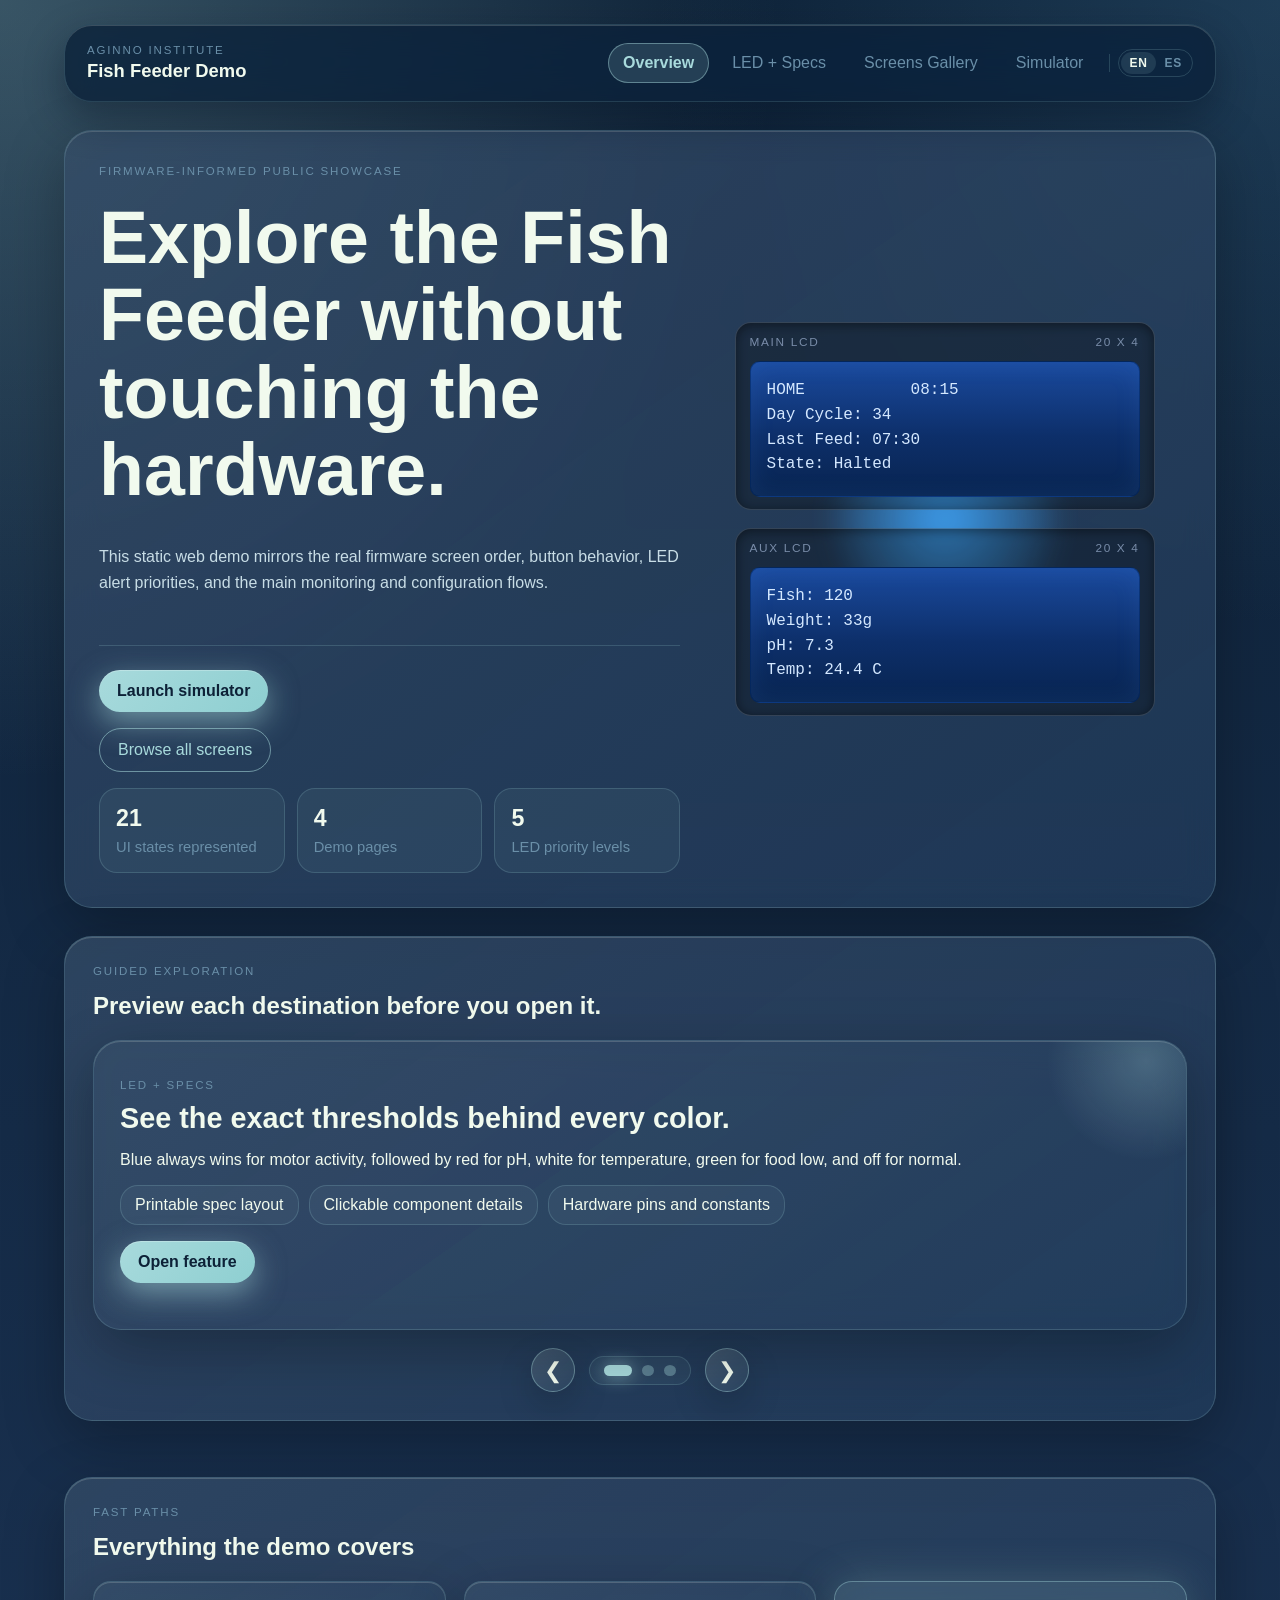
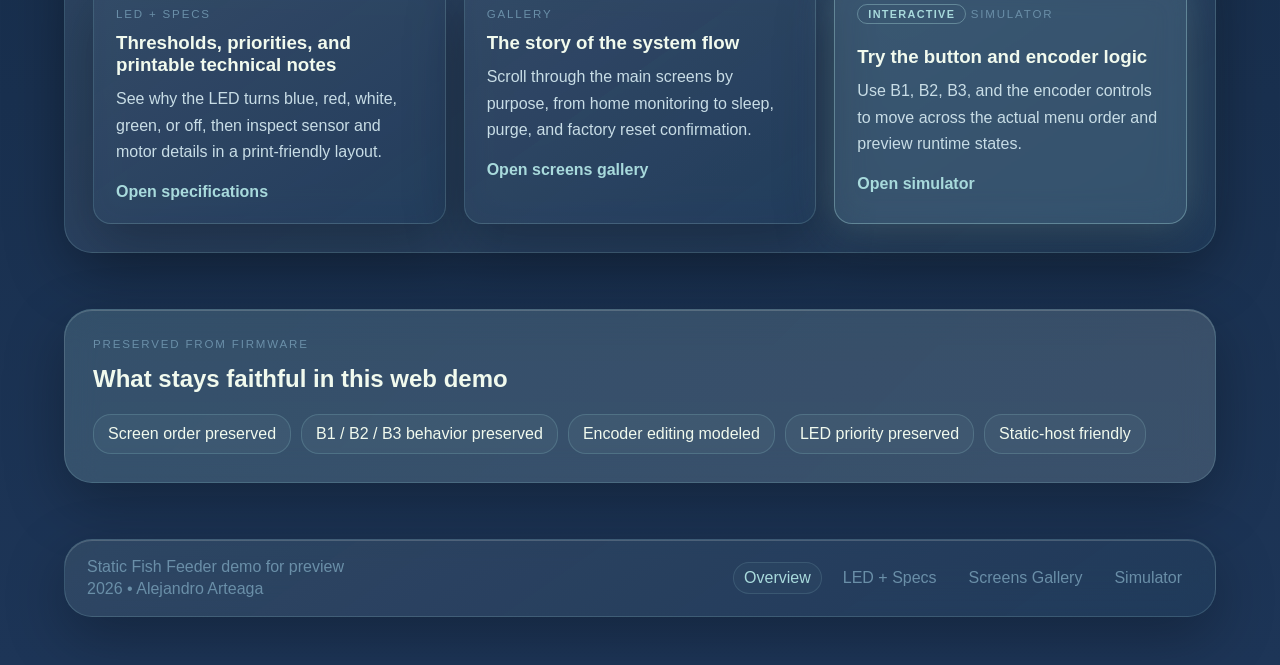
<file: index.html>
<!DOCTYPE html>
<html lang="en">
<head>
  <meta charset="UTF-8">
  <meta name="viewport" content="width=device-width, initial-scale=1">
  <title data-i18n-document-title="home.title"></title>
  <meta name="description" content="" data-i18n-document-description="home.description">
  <link rel="stylesheet" href="css/styles.css">
  <link rel="stylesheet" href="css/print.css" media="print">
</head>
<body data-page="home">
  <a class="skip-link" href="#main-content" data-i18n="nav.skipToContent"></a>
  <div class="site-shell">
    <header class="site-header no-print">
      <a class="brand" href="index.html" data-i18n-aria-label="nav.brandHome">
        <span class="brand-kicker">AgInno Institute</span>
        <span class="brand-title" data-i18n="nav.brandTitle"></span>
      </a>
      <div class="header-actions">
        <button class="menu-toggle" type="button" aria-expanded="false" aria-controls="site-nav" data-i18n-aria-label="nav.menuToggleAria">
          <span class="menu-toggle__icon" aria-hidden="true"></span>
        </button>
      </div>
      <nav id="site-nav" class="site-nav" data-i18n-aria-label="nav.primaryNav">
        <a href="index.html" data-i18n="nav.overview" aria-current="page"></a>
        <a href="pages/specs.html" data-i18n="nav.specs"></a>
        <a href="pages/gallery.html" data-i18n="nav.gallery"></a>
        <a href="pages/simulator.html" data-i18n="nav.simulator"></a>
        <div class="lang-switch" role="group" data-i18n-aria-label="nav.language">
          <button type="button" class="lang-switch__button" data-lang-choice="en">EN</button>
          <button type="button" class="lang-switch__button" data-lang-choice="es">ES</button>
        </div>
      </nav>
    </header>

    <main id="main-content">
      <section id="home-hero" class="hero-panel hero-home" aria-labelledby="home-hero-heading">
        <div class="hero-copy">
          <p class="eyebrow" data-i18n="home.eyebrow"></p>
          <h1 id="home-hero-heading" data-i18n="home.heading"></h1>
          <p class="hero-text" data-i18n="home.body"></p>
          <div class="hero-actions">
            <a class="button button-primary" href="pages/simulator.html" data-i18n="home.launch"></a>
            <a class="button button-secondary" href="pages/gallery.html" data-i18n="home.browse"></a>
          </div>
          <ul class="hero-metrics">
            <li data-i18n-aria-label="home.metricsStatesAria"><strong>21</strong><span data-i18n="home.metricsStates"></span></li>
            <li data-i18n-aria-label="home.metricsPagesAria"><strong>4</strong><span data-i18n="home.metricsPages"></span></li>
            <li data-i18n-aria-label="home.metricsPriorityAria"><strong>5</strong><span data-i18n="home.metricsPriority"></span></li>
          </ul>
        </div>

        <div class="hero-visual">
          <div class="status-orb status-blue"></div>
          <div class="lcd-preview-stack">
            <article class="lcd-preview" data-i18n-aria-label="home.lcdMainPreviewAria">
              <div class="lcd-header">
                <span data-i18n="simulatorPage.mainLcd"></span>
                <span>20 x 4</span>
              </div>
              <pre data-i18n="home.lcdMainPreviewText"></pre>
            </article>
            <article class="lcd-preview lcd-preview-alt" data-i18n-aria-label="home.lcdAuxPreviewAria">
              <div class="lcd-header">
                <span data-i18n="simulatorPage.auxLcd"></span>
                <span>20 x 4</span>
              </div>
              <pre data-i18n="home.lcdAuxPreviewText"></pre>
            </article>
          </div>
        </div>
      </section>

      <section id="home-guided" class="section-block no-print" aria-labelledby="home-guided-heading" data-i18n-aria-label="home.featureCarouselAria" aria-roledescription="carousel">
        <div class="section-heading">
          <p class="eyebrow" data-i18n="home.guidedEyebrow"></p>
          <h2 id="home-guided-heading" data-i18n="home.guidedHeading"></h2>
        </div>

        <div class="feature-spotlight">
          <article id="feature-spotlight" class="spotlight-card" aria-live="polite"></article>
        </div>

        <div class="feature-controls">
          <button id="feature-prev" class="icon-button feature-arrow" type="button" data-i18n-aria-label="home.prevFeature">&#10094;</button>
          <div id="feature-dots" class="feature-dots" data-i18n-aria-label="home.featureSelector"></div>
          <button id="feature-next" class="icon-button feature-arrow" type="button" data-i18n-aria-label="home.nextFeature">&#10095;</button>
        </div>
      </section>

      <section id="home-paths" class="section-block" aria-labelledby="home-paths-heading">
        <div class="section-heading">
          <p class="eyebrow" data-i18n="home.pathsEyebrow"></p>
          <h2 id="home-paths-heading" data-i18n="home.pathsHeading"></h2>
        </div>

        <div class="card-grid card-grid-three">
          <article class="info-card">
            <span class="card-tag" data-i18n="home.cardSpecsTag"></span>
            <h3 data-i18n="home.cardSpecsTitle"></h3>
            <p data-i18n="home.cardSpecsBody"></p>
            <a class="text-link" href="pages/specs.html" data-i18n="home.cardSpecsLink"></a>
          </article>
          <article class="info-card">
            <span class="card-tag" data-i18n="home.cardGalleryTag"></span>
            <h3 data-i18n="home.cardGalleryTitle"></h3>
            <p data-i18n="home.cardGalleryBody"></p>
            <a class="text-link" href="pages/gallery.html" data-i18n="home.cardGalleryLink"></a>
          </article>
          <article class="info-card is-featured">
            <span class="card-tag" data-i18n="home.cardSimulatorTag"></span>
            <h3 data-i18n="home.cardSimulatorTitle"></h3>
            <p data-i18n="home.cardSimulatorBody"></p>
            <a class="text-link" href="pages/simulator.html" data-i18n="home.cardSimulatorLink"></a>
          </article>
        </div>
      </section>

      <section id="home-preserved" class="section-block accent-band" aria-labelledby="home-preserved-heading">
        <div class="section-heading">
          <p class="eyebrow" data-i18n="home.preservedEyebrow"></p>
          <h2 id="home-preserved-heading" data-i18n="home.preservedHeading"></h2>
        </div>

        <div class="pill-row">
          <span class="pill" data-i18n="home.preserved1"></span>
          <span class="pill" data-i18n="home.preserved2"></span>
          <span class="pill" data-i18n="home.preserved3"></span>
          <span class="pill" data-i18n="home.preserved4"></span>
          <span class="pill" data-i18n="home.preserved5"></span>
        </div>
      </section>
    </main>

    <footer class="site-footer">
      <div class="footer-meta">
        <p data-i18n="home.footerLead"></p>
        <p><span id="current-year"></span> • <span data-i18n="home.footerStack"></span></p>
      </div>
      <nav class="footer-nav" data-i18n-aria-label="nav.footerNav">
        <a href="index.html" data-i18n="nav.overview" aria-current="page"></a>
        <a href="pages/specs.html" data-i18n="nav.specs"></a>
        <a href="pages/gallery.html" data-i18n="nav.gallery"></a>
        <a href="pages/simulator.html" data-i18n="nav.simulator"></a>
      </nav>
    </footer>
  </div>

  <script src="js/i18n.js"></script>
  <script src="js/data/firmware-config.js"></script>
  <script src="js/data/screens.js"></script>
  <script src="js/data/specs.js"></script>
  <script src="js/data/led-rules.js"></script>
  <script src="js/navigation.js"></script>
  <script src="js/app.js"></script>
</body>
</html>
</file>
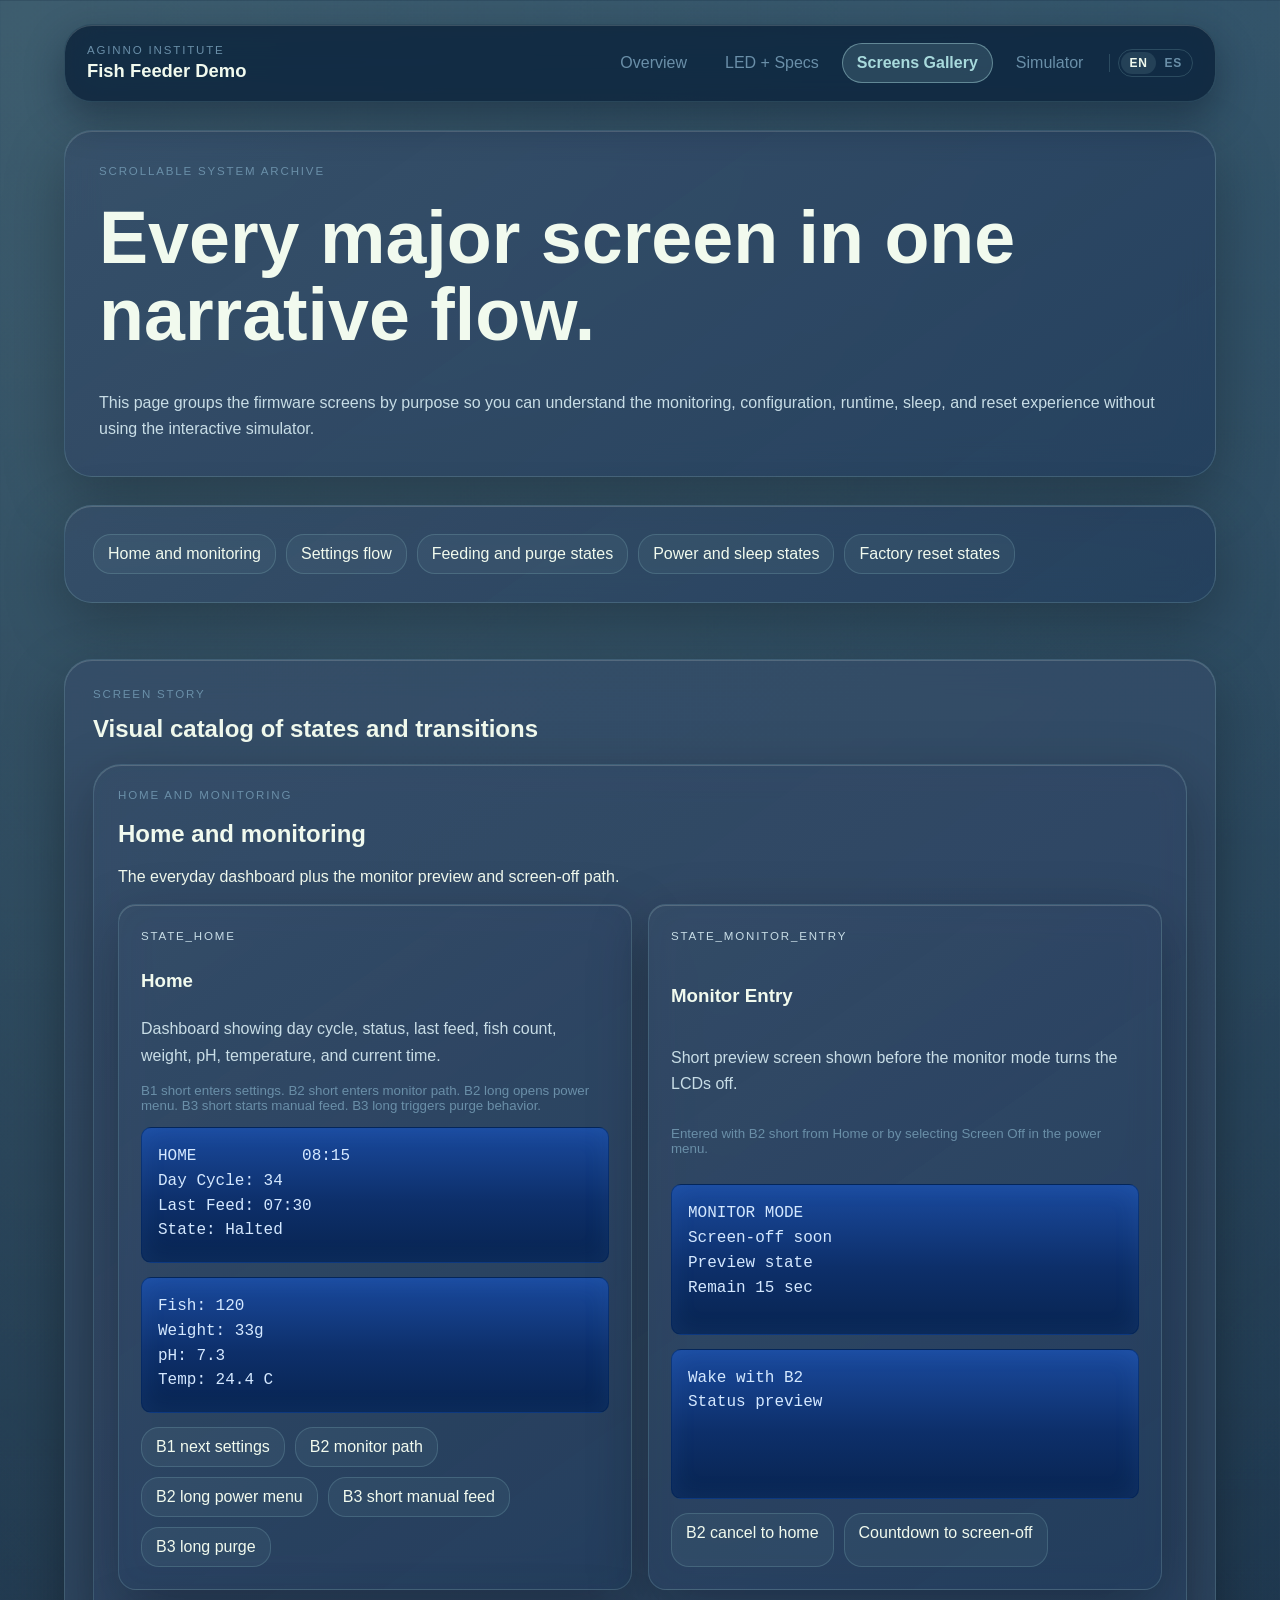
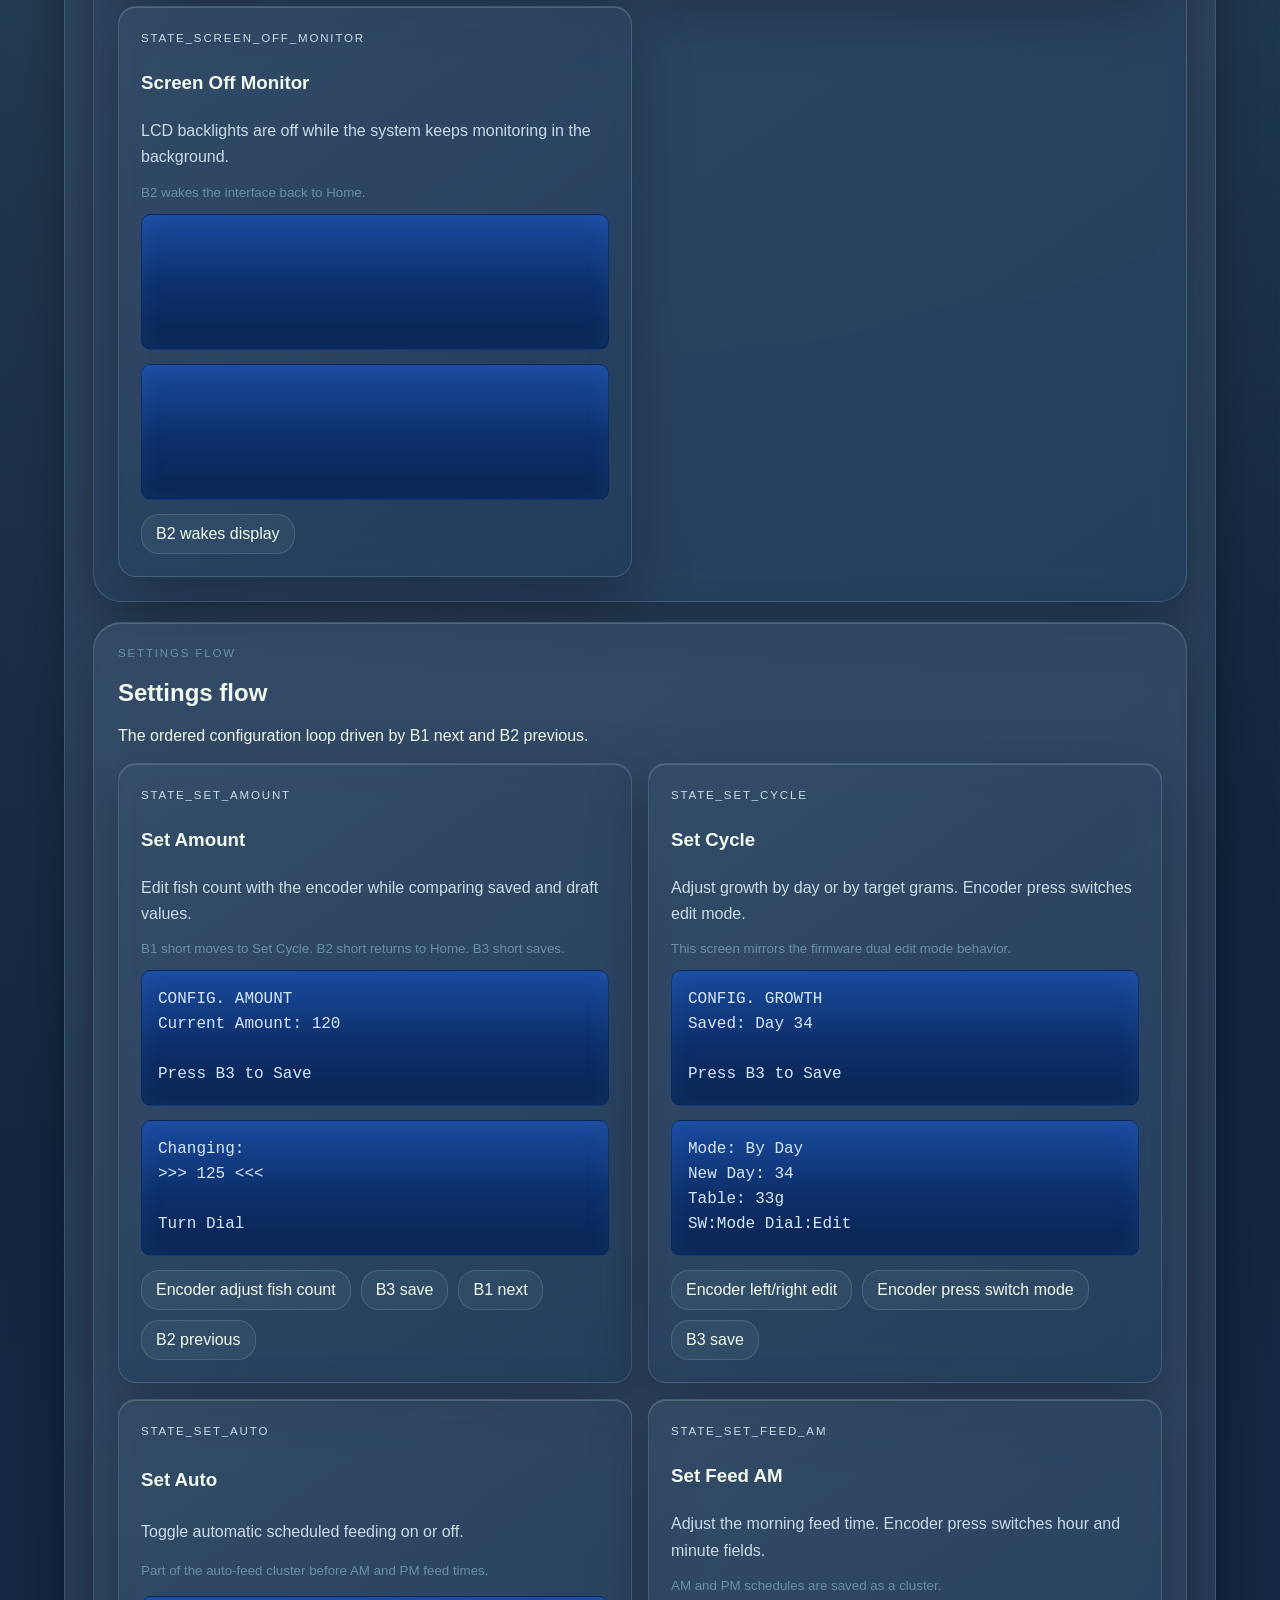
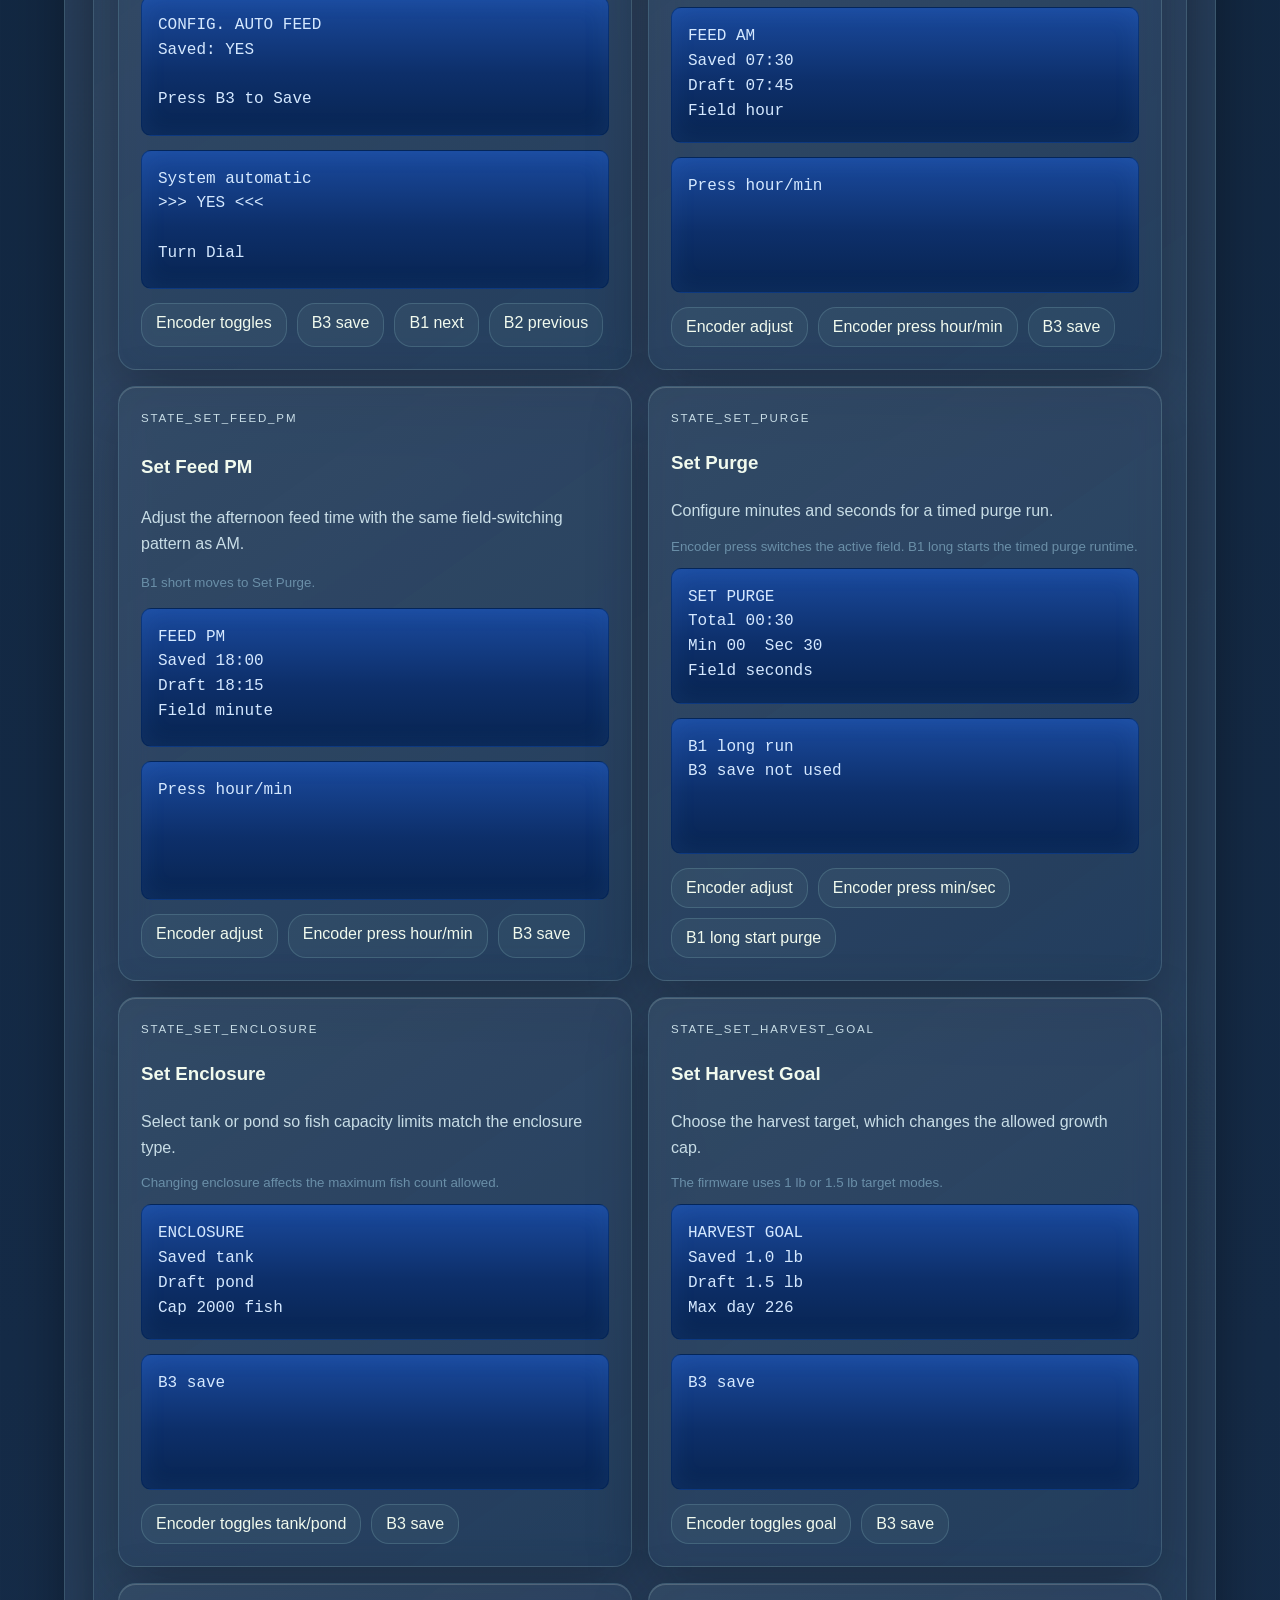
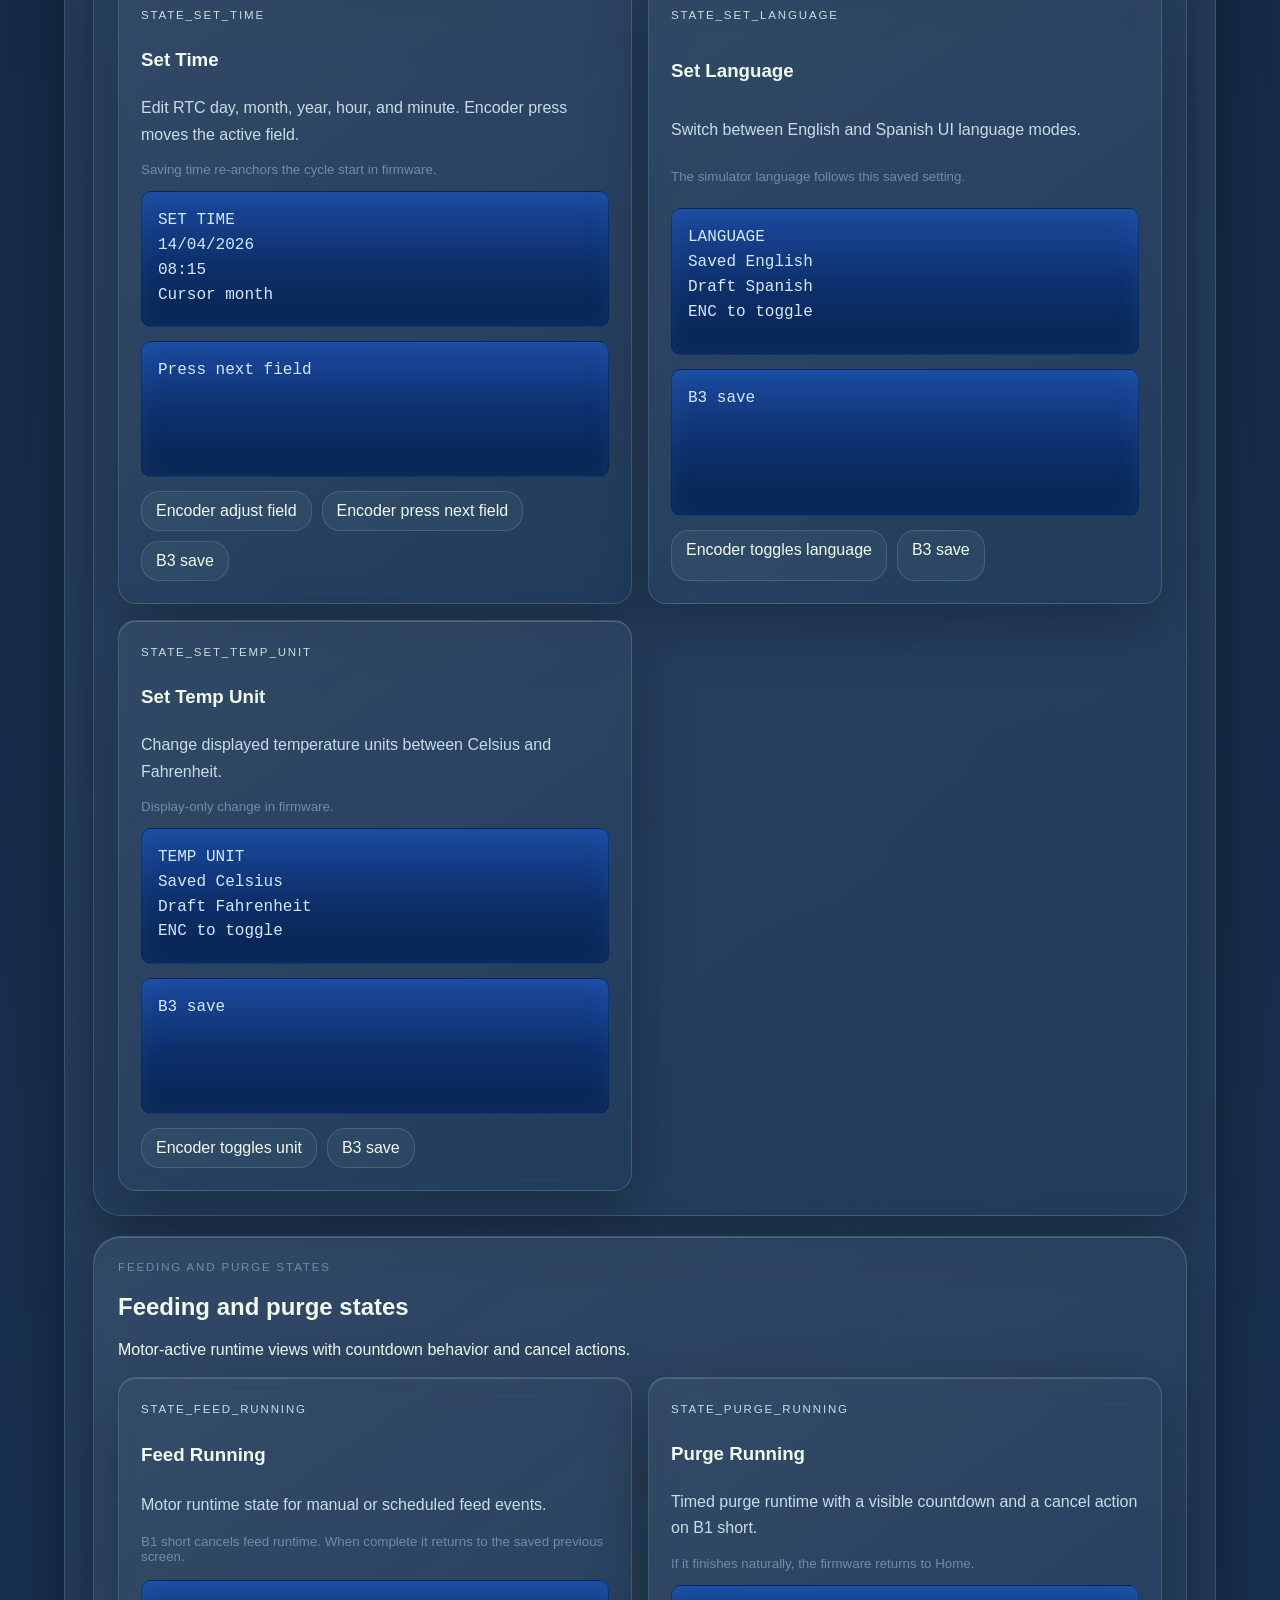
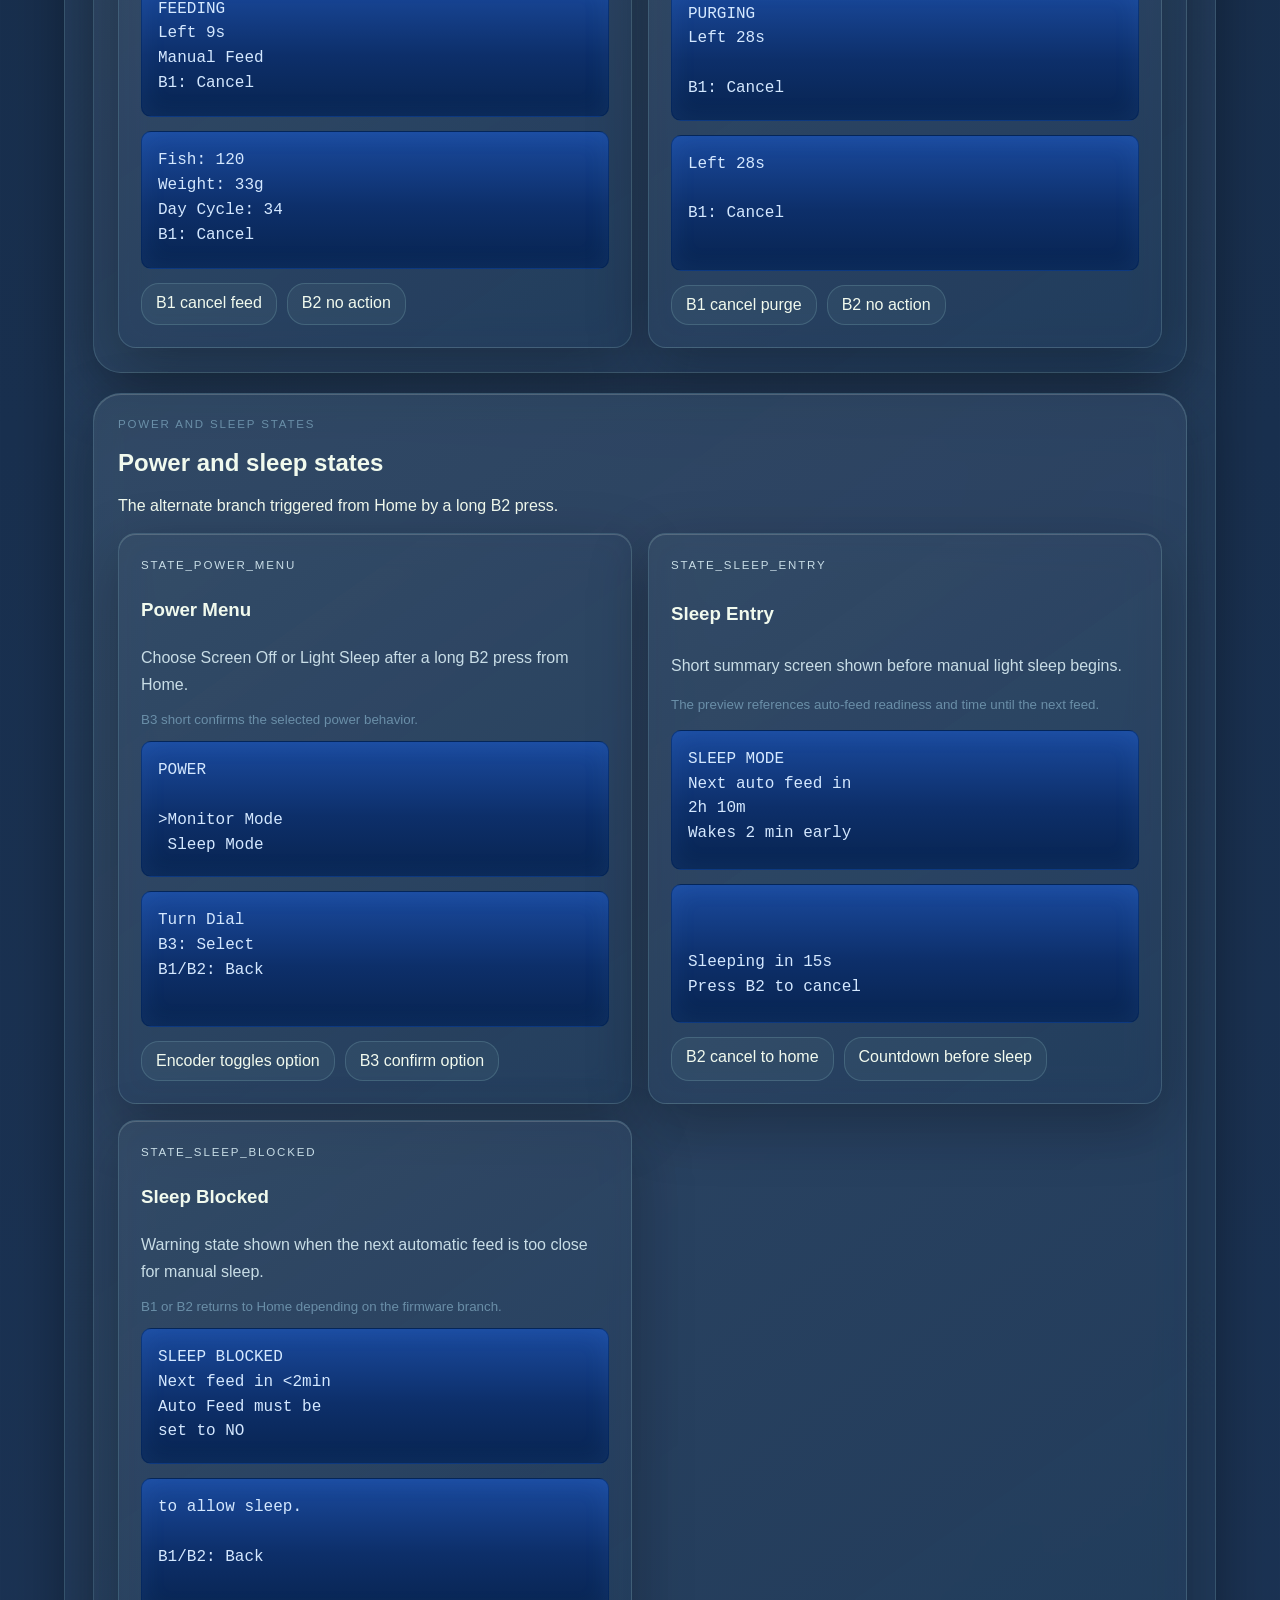
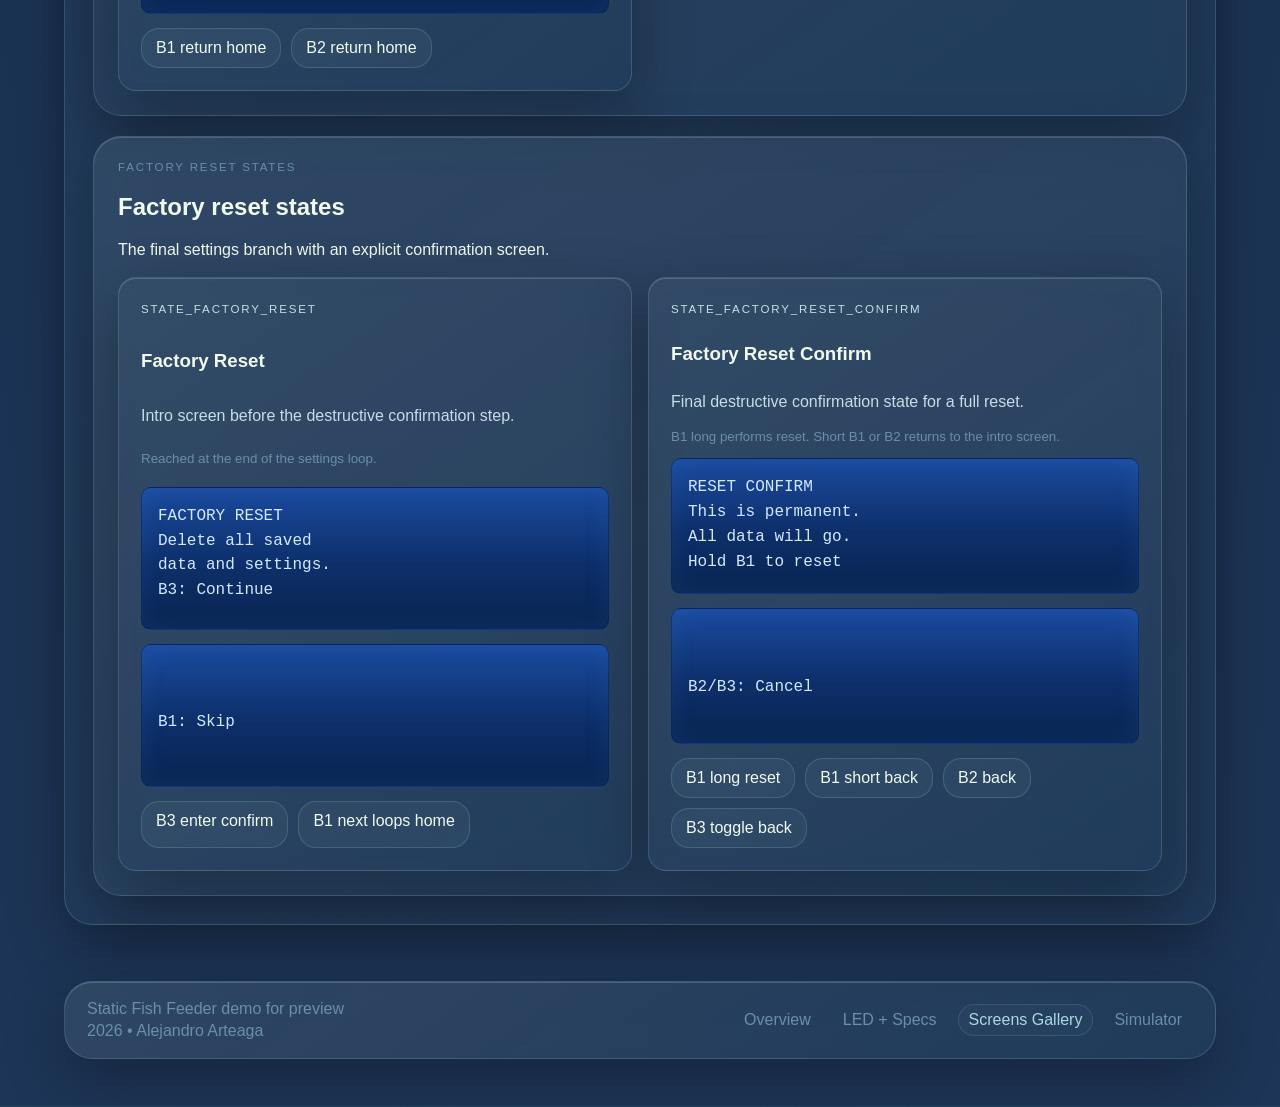
<file: pages/gallery.html>
<!DOCTYPE html>
<html lang="en">
<head>
  <meta charset="UTF-8">
  <meta name="viewport" content="width=device-width, initial-scale=1">
  <title data-i18n-document-title="galleryPage.title"></title>
  <meta name="description" content="" data-i18n-document-description="galleryPage.description">
  <link rel="stylesheet" href="../css/styles.css">
  <link rel="stylesheet" href="../css/print.css" media="print">
</head>
<body data-page="gallery">
  <a class="skip-link" href="#main-content" data-i18n="nav.skipToContent"></a>
  <div class="site-shell">
    <header class="site-header no-print">
      <a class="brand" href="../index.html" data-i18n-aria-label="nav.brandHome">
        <span class="brand-kicker">AgInno Institute</span>
        <span class="brand-title" data-i18n="nav.brandTitle"></span>
      </a>
      <div class="header-actions">
        <button class="menu-toggle" type="button" aria-expanded="false" aria-controls="site-nav" data-i18n-aria-label="nav.menuToggleAria">
          <span class="menu-toggle__icon" aria-hidden="true"></span>
        </button>
      </div>
      <nav id="site-nav" class="site-nav" data-i18n-aria-label="nav.primaryNav">
        <a href="../index.html" data-i18n="nav.overview"></a>
        <a href="specs.html" data-i18n="nav.specs"></a>
        <a href="gallery.html" data-i18n="nav.gallery" aria-current="page"></a>
        <a href="simulator.html" data-i18n="nav.simulator"></a>
        <div class="lang-switch" role="group" data-i18n-aria-label="nav.language">
          <button type="button" class="lang-switch__button" data-lang-choice="en">EN</button>
          <button type="button" class="lang-switch__button" data-lang-choice="es">ES</button>
        </div>
      </nav>
    </header>

    <main id="main-content">
      <section id="gallery-hero" class="hero-panel" aria-labelledby="gallery-hero-heading">
        <div class="hero-copy">
          <p class="eyebrow" data-i18n="galleryPage.eyebrow"></p>
          <h1 id="gallery-hero-heading" data-i18n="galleryPage.heading"></h1>
          <p class="hero-text" data-i18n="galleryPage.body"></p>
        </div>
      </section>

      <section id="gallery-jump" class="section-block no-print" data-i18n-aria-label="galleryPage.jumpLinksAria">
        <div class="pill-row" id="gallery-jump-links"></div>
      </section>

      <section id="gallery-story" class="section-block" aria-labelledby="gallery-story-heading">
        <div class="section-heading">
          <p class="eyebrow" data-i18n="galleryPage.storyEyebrow"></p>
          <h2 id="gallery-story-heading" data-i18n="galleryPage.storyHeading"></h2>
        </div>
        <div id="gallery-sections" class="gallery-sections"></div>
      </section>
    </main>

    <footer class="site-footer">
      <div class="footer-meta">
        <p data-i18n="galleryPage.footerLead"></p>
        <p><span id="current-year"></span> • <span data-i18n="galleryPage.footerStack"></span></p>
      </div>
      <nav class="footer-nav" data-i18n-aria-label="nav.footerNav">
        <a href="../index.html" data-i18n="nav.overview"></a>
        <a href="specs.html" data-i18n="nav.specs"></a>
        <a href="gallery.html" data-i18n="nav.gallery" aria-current="page"></a>
        <a href="simulator.html" data-i18n="nav.simulator"></a>
      </nav>
    </footer>
  </div>

  <script src="../js/i18n.js"></script>
  <script src="../js/data/firmware-config.js"></script>
  <script src="../js/data/screens.js"></script>
  <script src="../js/data/specs.js"></script>
  <script src="../js/data/led-rules.js"></script>
  <script src="../js/navigation.js"></script>
  <script src="../js/app.js"></script>
</body>
</html>
</file>
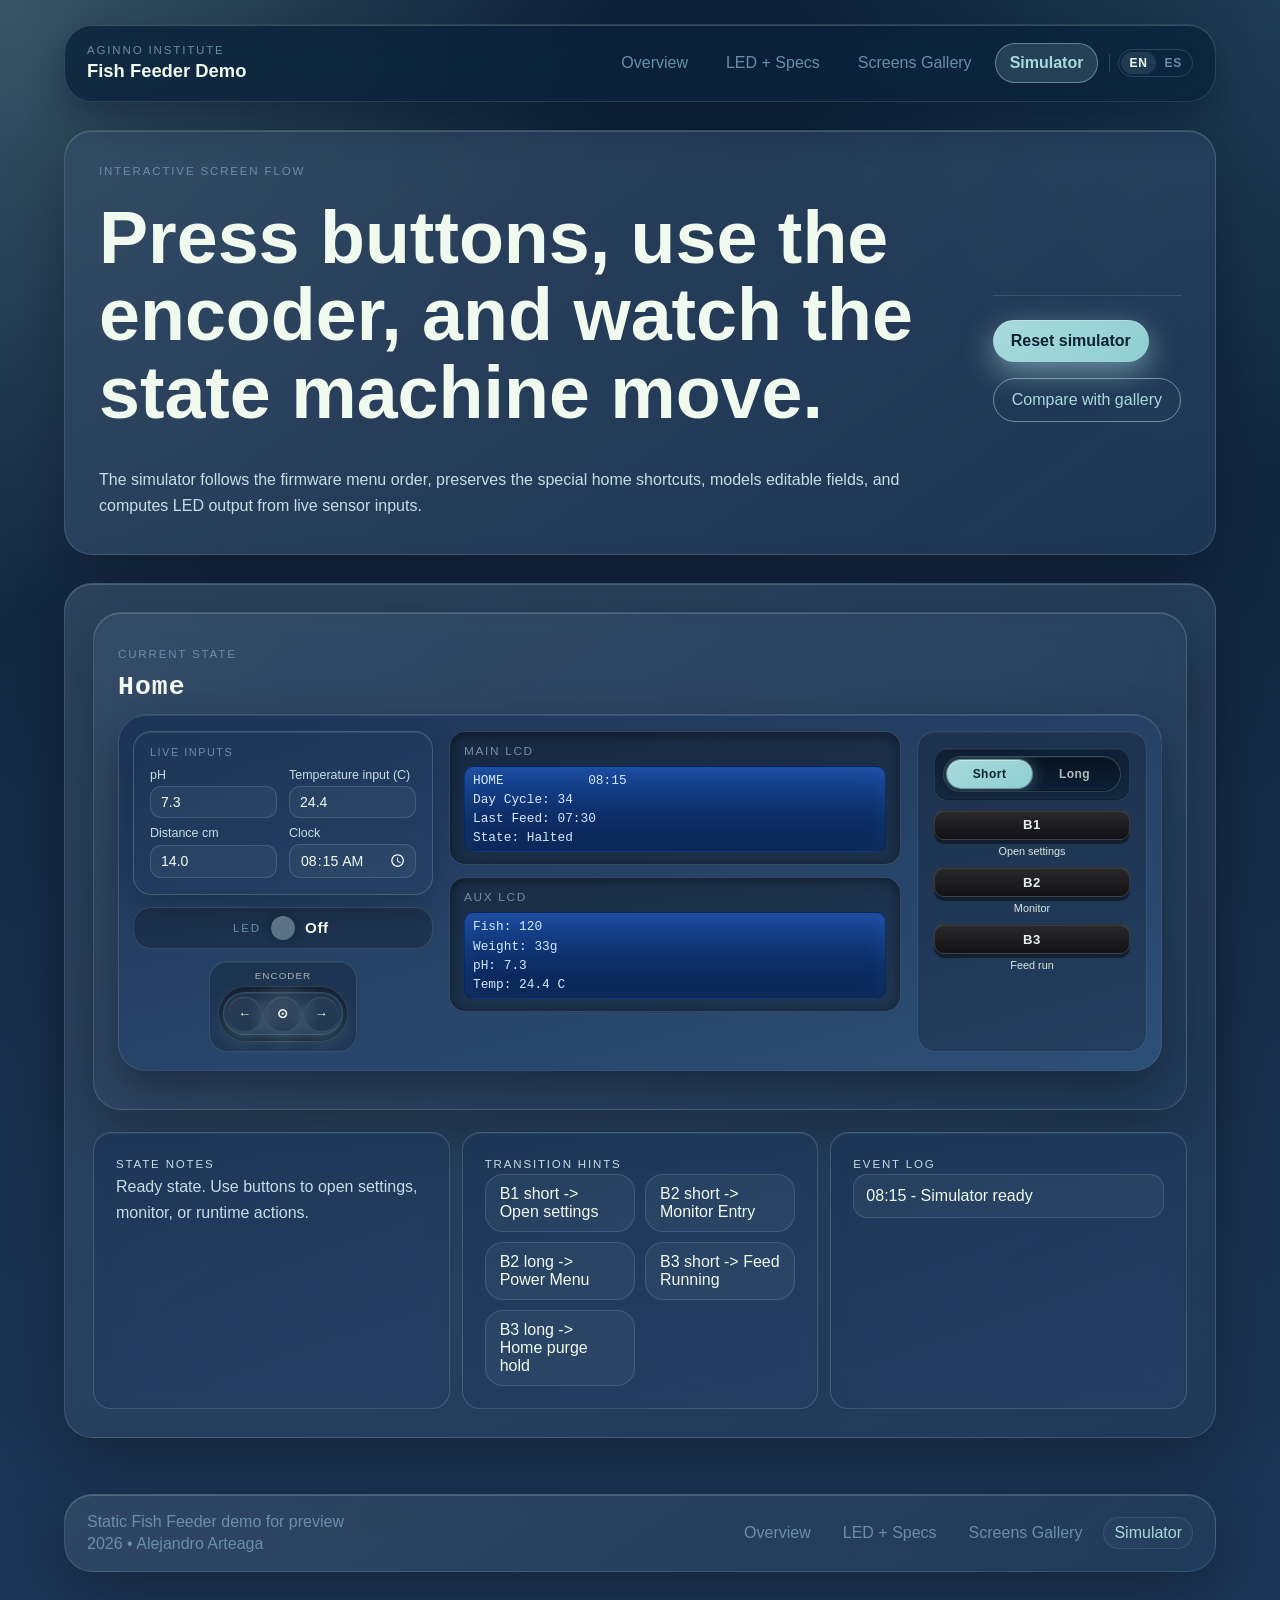
<file: pages/simulator.html>
<!DOCTYPE html>
<html lang="en">
<head>
  <meta charset="UTF-8">
  <meta name="viewport" content="width=device-width, initial-scale=1, viewport-fit=cover">
  <title data-i18n-document-title="simulatorPage.title"></title>
  <meta name="description" content="" data-i18n-document-description="simulatorPage.description">
  <link rel="stylesheet" href="../css/styles.css">
  <link rel="stylesheet" href="../css/print.css" media="print">
</head>
<body data-page="simulator">
  <a class="skip-link" href="#main-content" data-i18n="nav.skipToContent"></a>
  <div class="site-shell">
    <header class="site-header no-print">
      <a class="brand" href="../index.html" data-i18n-aria-label="nav.brandHome">
        <span class="brand-kicker">AgInno Institute</span>
        <span class="brand-title" data-i18n="nav.brandTitle"></span>
      </a>
      <div class="header-actions">
        <button class="menu-toggle" type="button" aria-expanded="false" aria-controls="site-nav" data-i18n-aria-label="nav.menuToggleAria">
          <span class="menu-toggle__icon" aria-hidden="true"></span>
        </button>
      </div>
      <nav id="site-nav" class="site-nav" data-i18n-aria-label="nav.primaryNav">
        <a href="../index.html" data-i18n="nav.overview"></a>
        <a href="specs.html" data-i18n="nav.specs"></a>
        <a href="gallery.html" data-i18n="nav.gallery"></a>
        <a href="simulator.html" data-i18n="nav.simulator" aria-current="page"></a>
        <div class="lang-switch" role="group" data-i18n-aria-label="nav.language">
          <button type="button" class="lang-switch__button" data-lang-choice="en">EN</button>
          <button type="button" class="lang-switch__button" data-lang-choice="es">ES</button>
        </div>
      </nav>
    </header>

    <main id="main-content">
      <section id="simulator-hero" class="hero-panel" aria-labelledby="simulator-hero-heading">
        <div class="hero-copy">
          <p class="eyebrow" data-i18n="simulatorPage.eyebrow"></p>
          <h1 id="simulator-hero-heading" data-i18n="simulatorPage.heading"></h1>
          <p class="hero-text" data-i18n="simulatorPage.body"></p>
        </div>
        <div class="hero-actions no-print">
          <button id="reset-simulator" class="button button-primary" type="button" data-i18n="simulatorPage.reset"></button>
          <a class="button button-secondary" href="gallery.html" data-i18n="simulatorPage.compare"></a>
        </div>
      </section>

      <section id="simulator-workbench" class="section-block simulator-grid" aria-labelledby="state-title">
        <div class="simulator-stage">
          <article class="simulator-device">
            <div class="device-topline device-topline--sim-state">
              <div class="state-inline-main">
                <p class="device-label" data-i18n="simulatorPage.currentState"></p>
                <h2 id="state-title">STATE_HOME</h2>
              </div>
            </div>

            <div class="hmi-face">
              <div class="hmi-rail hmi-rail--left">
                <div class="sim-live-inputs no-print">
                  <p class="device-label" data-i18n="simulatorPage.liveInputs"></p>
                  <div class="field-grid field-grid--live-compact">
                    <label class="field">
                      <span data-i18n="simulatorPage.phLabel"></span>
                      <input id="sensor-ph" type="number" min="0" max="14" step="0.1">
                    </label>
                    <label class="field">
                      <span data-i18n="simulatorPage.temperature"></span>
                      <input id="sensor-temp" type="number" min="0" max="40" step="0.1">
                    </label>
                    <label class="field">
                      <span data-i18n="simulatorPage.distance"></span>
                      <input id="sensor-distance" type="number" min="0" max="100" step="0.1">
                    </label>
                    <label class="field field--time">
                      <span data-i18n="simulatorPage.clock"></span>
                      <span class="time-input-shell">
                        <input id="sensor-time" type="time">
                      </span>
                    </label>
                  </div>
                </div>
                <div id="led-indicator" class="led-indicator led-indicator--hmi">
                  <p class="device-label" data-i18n="simulatorPage.led"></p>
                  <span class="led-lamp"></span>
                  <strong id="led-label">Off</strong>
                </div>
                <div class="control-card control-card--hmi control-card--encoder-hmi">
                  <p class="device-label" data-i18n="simulatorPage.encoder"></p>
                  <div class="encoder-knob-shell">
                    <div class="button-row button-row--equal button-row--encoder" role="group" data-i18n-aria-label="simulatorPage.encoderGroupAria">
                      <button type="button" class="button button-sim button-sim--encoder" data-control="encoder-left" data-i18n-aria-label="simulatorPage.encoderLeftAria" data-i18n-title="simulatorPage.encoderLeftAria" aria-label="Rotate encoder left" title="Rotate encoder left">←</button>
                      <button type="button" class="button button-sim button-sim--encoder" data-control="encoder-press" data-i18n-aria-label="simulatorPage.encoderPressAria" data-i18n-title="simulatorPage.encoderPressAria" aria-label="Press encoder" title="Press encoder">⊙</button>
                      <button type="button" class="button button-sim button-sim--encoder" data-control="encoder-right" data-i18n-aria-label="simulatorPage.encoderRightAria" data-i18n-title="simulatorPage.encoderRightAria" aria-label="Rotate encoder right" title="Rotate encoder right">→</button>
                    </div>
                  </div>
                </div>
              </div>

              <div class="hmi-center">
                <div id="lcd-shell" class="lcd-shell lcd-shell--stacked">
                  <article class="lcd-screen lcd-screen--hmi">
                    <header data-i18n="simulatorPage.mainLcd"></header>
                    <pre id="lcd-main"></pre>
                  </article>
                  <article class="lcd-screen lcd-screen--hmi">
                    <header data-i18n="simulatorPage.auxLcd"></header>
                    <pre id="lcd-aux"></pre>
                  </article>
                </div>
              </div>

              <div class="hmi-rail hmi-rail--right">
                <div class="hmi-button-column control-card control-card--hmi control-card--buttons-hmi">
                  <div class="hmi-buttons-heading">
                    <div
                      class="segmented-control segmented-control--hmi-buttons no-print"
                      id="press-mode-group"
                      role="group"
                      data-i18n-aria-label="simulatorPage.pressMode"
                    >
                      <button type="button" class="segmented-control__button is-active" data-press-mode="short" data-i18n="simulatorPage.short"></button>
                      <button type="button" class="segmented-control__button" data-press-mode="long" data-i18n="simulatorPage.long"></button>
                    </div>
                  </div>
                  <div class="button-row button-row--hmi-buttons">
                    <div class="button-hint-group">
                      <button type="button" class="button button-sim button-sim--hmi" data-control="B1" aria-describedby="b1-hint-action">B1</button>
                      <p class="button-hint-active" id="b1-hint-action" aria-live="polite"></p>
                    </div>
                    <div class="button-hint-group">
                      <button type="button" class="button button-sim button-sim--hmi" data-control="B2" aria-describedby="b2-hint-action">B2</button>
                      <p class="button-hint-active" id="b2-hint-action" aria-live="polite"></p>
                    </div>
                    <div class="button-hint-group">
                      <button type="button" class="button button-sim button-sim--hmi" data-control="B3" aria-describedby="b3-hint-action">B3</button>
                      <p class="button-hint-active" id="b3-hint-action" aria-live="polite"></p>
                    </div>
                  </div>
                </div>
              </div>
            </div>

          </article>
        </div>

        <div class="simulator-bottom-panels">
          <article class="side-card no-print">
            <p class="device-label" data-i18n="simulatorPage.stateNotes"></p>
            <p id="state-summary"></p>
          </article>

          <article class="side-card no-print">
            <p class="device-label" data-i18n="simulatorPage.transitionHints"></p>
            <div id="transition-hints" class="hint-grid"></div>
          </article>

          <article class="side-card no-print">
            <p class="device-label" data-i18n="simulatorPage.eventLog"></p>
            <ol id="event-log" class="event-log"></ol>
          </article>
        </div>
      </section>
    </main>

    <footer class="site-footer">
      <div class="footer-meta">
        <p data-i18n="simulatorPage.footerLead"></p>
        <p><span id="current-year"></span> • <span data-i18n="simulatorPage.footerStack"></span></p>
      </div>
      <nav class="footer-nav" data-i18n-aria-label="nav.footerNav">
        <a href="../index.html" data-i18n="nav.overview"></a>
        <a href="specs.html" data-i18n="nav.specs"></a>
        <a href="gallery.html" data-i18n="nav.gallery"></a>
        <a href="simulator.html" data-i18n="nav.simulator" aria-current="page"></a>
      </nav>
    </footer>
  </div>

  <script src="../js/i18n.js"></script>
  <script src="../js/data/firmware-config.js"></script>
  <script src="../js/data/virtual-lcd-i18n.js"></script>
  <script src="../js/data/screens.js"></script>
  <script src="../js/data/specs.js"></script>
  <script src="../js/data/led-rules.js"></script>
  <script src="../js/navigation.js"></script>
  <script src="../js/simulator.js"></script>
</body>
</html>
</file>
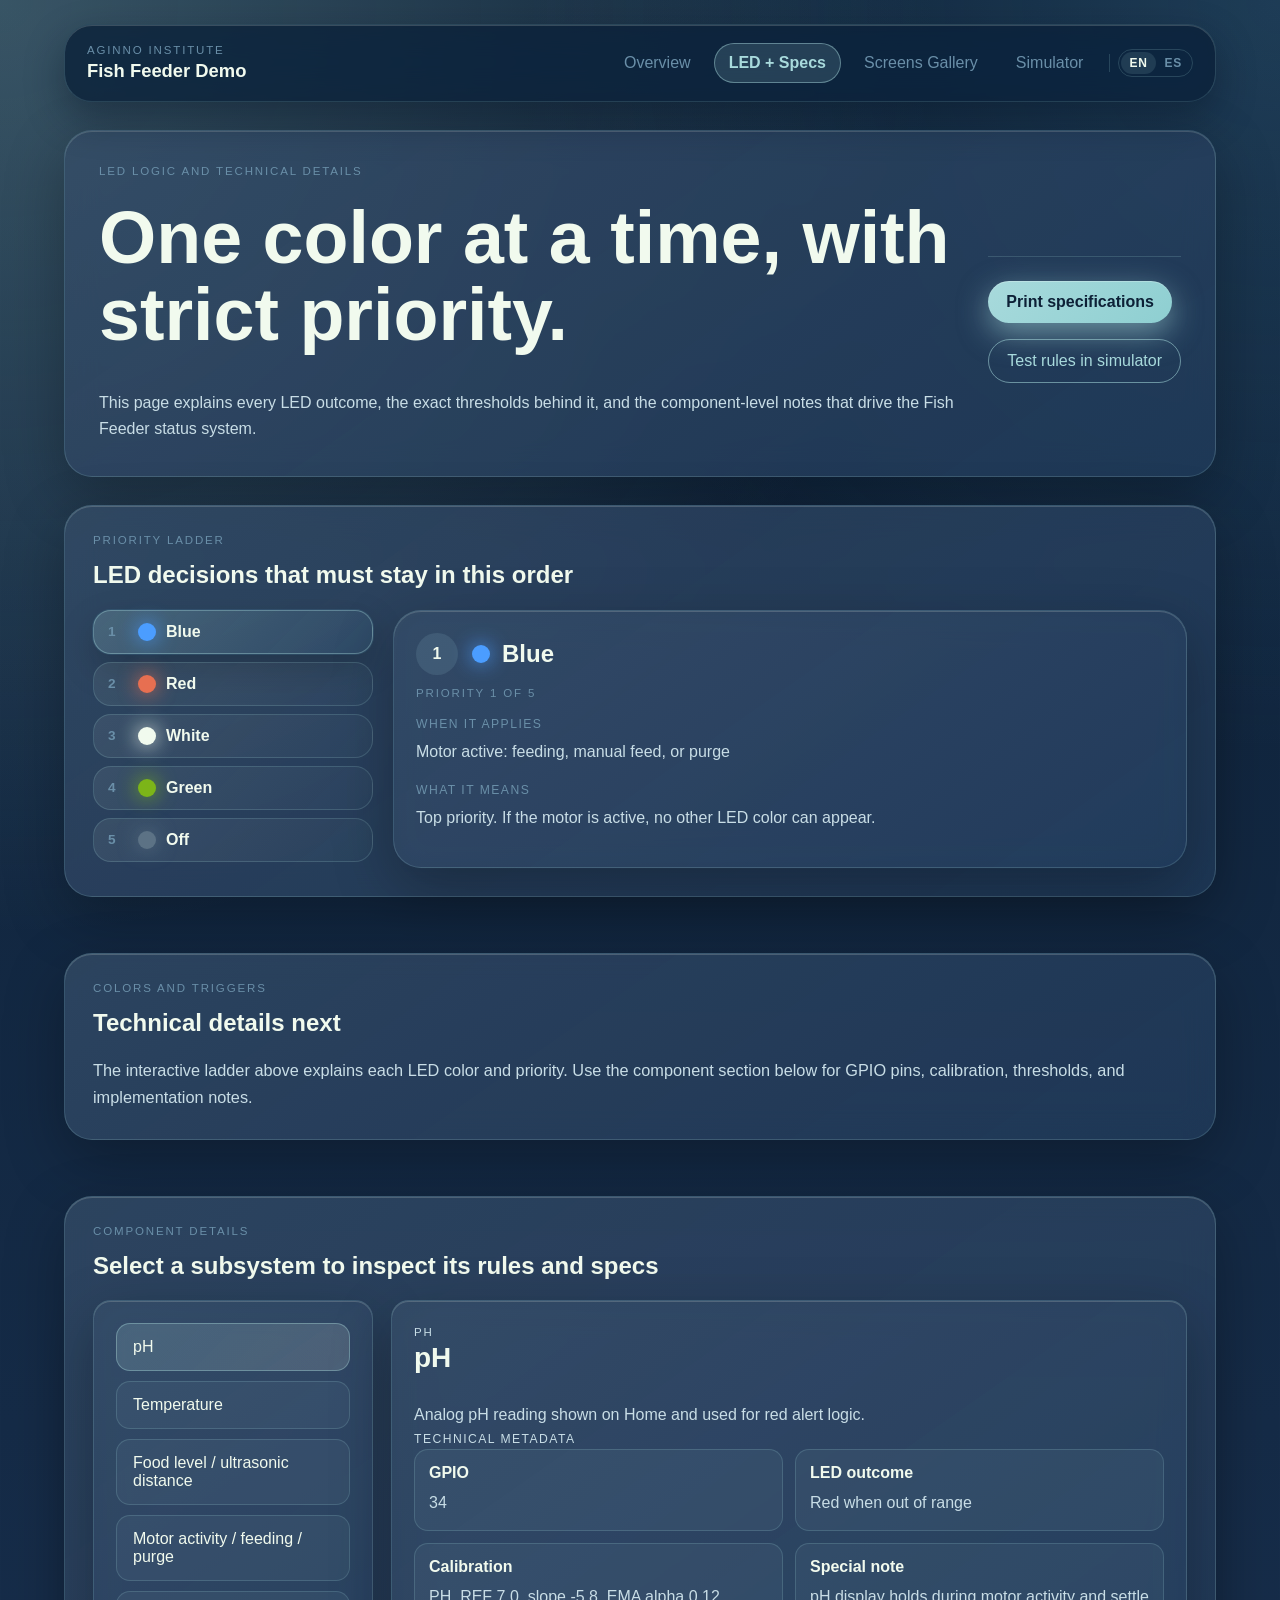
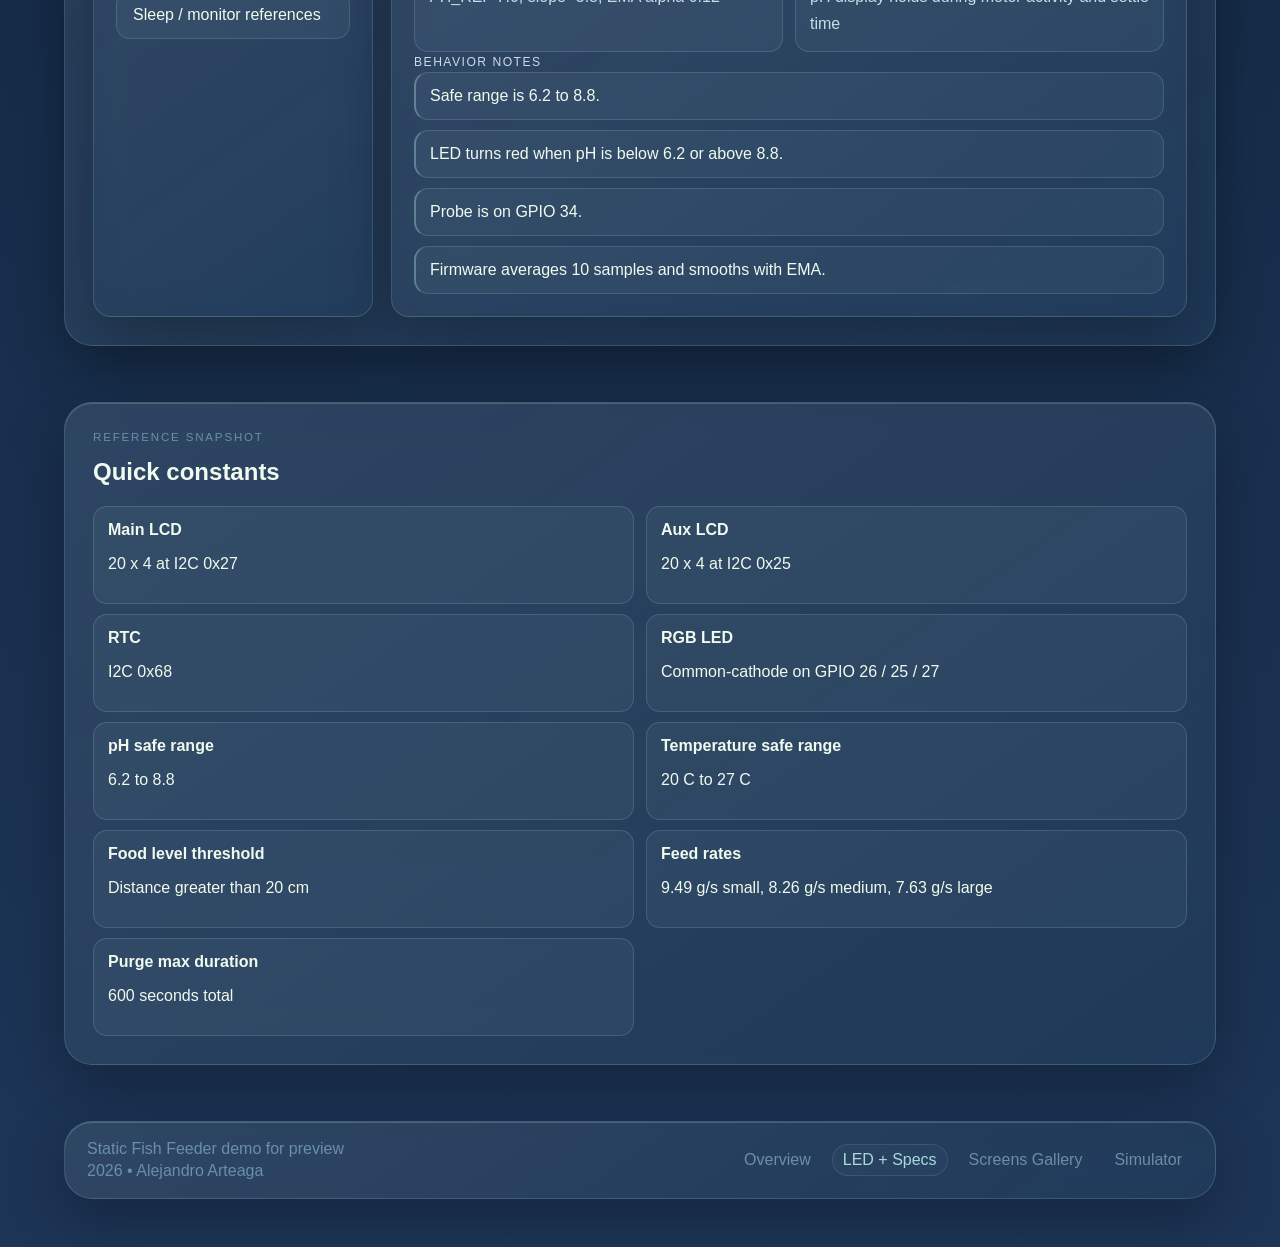
<file: pages/specs.html>
<!DOCTYPE html>
<html lang="en">
<head>
  <meta charset="UTF-8">
  <meta name="viewport" content="width=device-width, initial-scale=1">
  <title data-i18n-document-title="specsPage.title"></title>
  <meta name="description" content="" data-i18n-document-description="specsPage.description">
  <link rel="stylesheet" href="../css/styles.css">
  <link rel="stylesheet" href="../css/print.css" media="print">
</head>
<body data-page="specs">
  <a class="skip-link" href="#main-content" data-i18n="nav.skipToContent"></a>
  <div class="site-shell">
    <header class="site-header no-print">
      <a class="brand" href="../index.html" data-i18n-aria-label="nav.brandHome">
        <span class="brand-kicker">AgInno Institute</span>
        <span class="brand-title" data-i18n="nav.brandTitle"></span>
      </a>
      <div class="header-actions">
        <button class="menu-toggle" type="button" aria-expanded="false" aria-controls="site-nav" data-i18n-aria-label="nav.menuToggleAria">
          <span class="menu-toggle__icon" aria-hidden="true"></span>
        </button>
      </div>
      <nav id="site-nav" class="site-nav" data-i18n-aria-label="nav.primaryNav">
        <a href="../index.html" data-i18n="nav.overview"></a>
        <a href="specs.html" data-i18n="nav.specs" aria-current="page"></a>
        <a href="gallery.html" data-i18n="nav.gallery"></a>
        <a href="simulator.html" data-i18n="nav.simulator"></a>
        <div class="lang-switch" role="group" data-i18n-aria-label="nav.language">
          <button type="button" class="lang-switch__button" data-lang-choice="en">EN</button>
          <button type="button" class="lang-switch__button" data-lang-choice="es">ES</button>
        </div>
      </nav>
    </header>

    <main id="main-content">
      <section id="specs-hero" class="hero-panel" aria-labelledby="specs-hero-heading">
        <div class="hero-copy">
          <p class="eyebrow" data-i18n="specsPage.eyebrow"></p>
          <h1 id="specs-hero-heading" data-i18n="specsPage.heading"></h1>
          <p class="hero-text" data-i18n="specsPage.body"></p>
        </div>
        <div class="hero-actions no-print">
          <button id="print-specs" class="button button-primary" type="button" data-i18n="specsPage.print"></button>
          <a class="button button-secondary" href="simulator.html" data-i18n="specsPage.testSimulator"></a>
        </div>
      </section>

      <section id="specs-priority" class="section-block" aria-labelledby="specs-priority-heading">
        <div class="section-heading">
          <p class="eyebrow" data-i18n="specsPage.priorityEyebrow"></p>
          <h2 id="specs-priority-heading" data-i18n="specsPage.priorityHeading"></h2>
        </div>
        <div class="priority-interactive">
          <div
            id="priority-tabs"
            class="priority-tabs"
            role="tablist"
            data-i18n-aria-label="specsPage.priorityTablist"
          ></div>
          <article
            id="priority-detail"
            class="priority-detail-panel print-panel"
            role="tabpanel"
            tabindex="0"
          ></article>
        </div>
        <div id="priority-print-all" class="priority-print-all" aria-hidden="true"></div>
      </section>

      <section id="specs-colors" class="section-block" aria-labelledby="specs-colors-heading">
        <div class="section-heading">
          <p class="eyebrow" data-i18n="specsPage.colorsEyebrow"></p>
          <h2 id="specs-colors-heading" data-i18n="specsPage.colorsHeading"></h2>
        </div>
        <p class="lead-text specs-colors-intro" data-i18n="specsPage.colorsIntro"></p>
      </section>

      <section id="specs-components" class="section-block" aria-labelledby="specs-components-heading">
        <div class="section-heading">
          <p class="eyebrow" data-i18n="specsPage.componentsEyebrow"></p>
          <h2 id="specs-components-heading" data-i18n="specsPage.componentsHeading"></h2>
        </div>
        <div class="specs-layout">
          <aside class="selector-panel no-print">
            <div id="component-selector" class="selector-list" role="tablist" data-i18n-aria-label="specsPage.componentSelector"></div>
          </aside>
          <article id="component-detail" class="detail-panel print-panel" aria-live="polite"></article>
        </div>
        <div id="component-print-all" class="component-print-all" aria-hidden="true"></div>
      </section>

      <section id="specs-constants" class="section-block print-panel" aria-labelledby="specs-constants-heading">
        <div class="section-heading">
          <p class="eyebrow" data-i18n="specsPage.constantsEyebrow"></p>
          <h2 id="specs-constants-heading" data-i18n="specsPage.constantsHeading"></h2>
        </div>
        <div id="constants-table"></div>
      </section>
    </main>

    <footer class="site-footer">
      <div class="footer-meta">
        <p data-i18n="specsPage.footerLead"></p>
        <p><span id="current-year"></span> • <span data-i18n="specsPage.footerStack"></span></p>
      </div>
      <nav class="footer-nav" data-i18n-aria-label="nav.footerNav">
        <a href="../index.html" data-i18n="nav.overview"></a>
        <a href="specs.html" data-i18n="nav.specs" aria-current="page"></a>
        <a href="gallery.html" data-i18n="nav.gallery"></a>
        <a href="simulator.html" data-i18n="nav.simulator"></a>
      </nav>
    </footer>
  </div>

  <script src="../js/i18n.js"></script>
  <script src="../js/data/firmware-config.js"></script>
  <script src="../js/data/screens.js"></script>
  <script src="../js/data/specs.js"></script>
  <script src="../js/data/led-rules.js"></script>
  <script src="../js/navigation.js"></script>
  <script src="../js/app.js"></script>
</body>
</html>
</file>
<file: css/styles.css>
@layer base, layout, components, pages;

:root {
  color-scheme: dark;
  /* Coastal Mejorada — depth hierarchy + muted vs accent + LED blue */
  --bg: #0d2137;
  --bg-soft: #1d3557;
  --bg-elevated: #243f63;
  --panel: rgba(29, 53, 87, 0.72);
  --panel-strong: rgba(36, 63, 99, 0.92);
  --surface-soft: rgba(168, 218, 220, 0.06);
  --surface-strong: rgba(168, 218, 220, 0.12);
  --surface-low: rgba(241, 250, 238, 0.04);
  --surface-subtle: rgba(168, 218, 220, 0.03);
  --line: rgba(168, 218, 220, 0.18);
  --line-strong: rgba(168, 218, 220, 0.38);
  --text: #f1faee;
  --text-soft: #d4ece7;
  --text-body: #c8dde6;
  --muted: #6a8fa8;
  --accent: #a8dadc;
  --accent-strong: #f1faee;
  --accent-soft: rgba(168, 218, 220, 0.18);
  --accent-soft-strong: rgba(241, 250, 238, 0.15);
  --accent-alpha-mid: rgba(168, 218, 220, 0.14);
  --accent-alpha-hi: rgba(168, 218, 220, 0.38);
  --hero-glow-one: rgba(168, 218, 220, 0.28);
  --hero-glow-two: rgba(69, 123, 157, 0.3);
  /* LCD display: match simulator HMI (blue backlight + cool pixels) */
  --lcd-backlight: linear-gradient(180deg, #1a4a9e 0%, #0d2f6a 55%, #082450 100%);
  --lcd-pixel: #d4e8ff;
  --lcd-scan: repeating-linear-gradient(
    180deg,
    rgba(255, 255, 255, 0.04) 0 1px,
    transparent 1px 3px
  );
  --lcd-bg: var(--lcd-backlight);
  --lcd-text: var(--lcd-pixel);
  --shadow: 0 20px 60px rgba(0, 0, 0, 0.28);
  --shadow-soft: 0 14px 36px rgba(0, 0, 0, 0.2);
  --radius-lg: 28px;
  --radius-md: 18px;
  --radius-sm: 12px;
  --blue: #4b9dff;
  --red: #e76f51;
  --white: #f1faee;
  --green: #7cb518;
  --off: #5c7285;
  --border-hover: rgba(168, 218, 220, 0.6);
  --btn-primary-fg: #0d2137;
  --glass-highlight: rgba(241, 250, 238, 0.18);
  --glass-overlay: rgba(255, 255, 255, 0.08);
  --glass-shadow: 0 16px 38px rgba(7, 20, 36, 0.42);
  --btn-glow: 0 10px 30px rgba(168, 218, 220, 0.55);
  --btn-glow-soft: 0 8px 22px rgba(168, 218, 220, 0.3);
}

* {
  box-sizing: border-box;
}

img,
svg,
video {
  max-width: 100%;
  height: auto;
}

html {
  scroll-behavior: smooth;
  overflow-x: clip;
  background-color: #0d2137;
  background-image:
    radial-gradient(ellipse 75% 55% at 75% 15%, rgba(168, 218, 220, 0.18) 0%, transparent 60%),
    radial-gradient(ellipse 55% 45% at 15% 85%, rgba(69, 123, 157, 0.2) 0%, transparent 55%);
}

body {
  margin: 0;
  font-family: Inter, "Segoe UI", Arial, sans-serif;
  color: var(--text);
  background:
    radial-gradient(circle at top left, var(--hero-glow-one), transparent 30%),
    radial-gradient(circle at top right, var(--hero-glow-two), transparent 24%),
    linear-gradient(180deg, var(--bg) 0%, var(--bg-soft) 100%);
  min-height: 100vh;
  min-height: 100dvh;
  transition: background 0.25s ease, color 0.25s ease;
}

.skip-link {
  position: absolute;
  left: -9999px;
  top: 0;
}

.skip-link:focus {
  left: 12px;
  top: 12px;
  z-index: 9999;
  padding: 10px 14px;
  border-radius: 10px;
  border: 1px solid var(--line-strong);
  background: var(--panel-strong);
}

a {
  color: inherit;
  text-decoration: none;
}

button,
input {
  font: inherit;
}

button,
input,
a,
.site-header,
.site-footer,
.hero-panel,
.section-block,
.info-card,
.spotlight-card,
.priority-item,
.detail-panel,
.priority-detail-panel,
.selector-panel,
.side-card,
.simulator-device,
.gallery-group,
.screen-card,
.lcd-preview {
  transition:
    background 0.2s ease,
    color 0.2s ease,
    border-color 0.2s ease,
    box-shadow 0.2s ease,
    transform 0.18s ease;
}

:focus-visible {
  outline: 2px solid var(--accent-strong);
  outline-offset: 2px;
}

pre {
  margin: 0;
  white-space: pre-wrap;
}

.site-shell {
  width: 100%;
  max-width: min(1200px, 100%);
  margin: 0 auto;
  padding: 24px 24px 48px;
}

.site-header,
.site-footer,
.hero-panel,
.section-block,
.info-card,
.spotlight-card,
.priority-item,
.detail-panel,
.priority-detail-panel,
.selector-panel,
.side-card,
.simulator-device,
.gallery-group,
.screen-card,
.lcd-preview {
  border: 1px solid var(--line);
  background:
    linear-gradient(145deg, rgba(241, 250, 238, 0.09), rgba(168, 218, 220, 0.03)),
    var(--panel);
  backdrop-filter: blur(16px);
  -webkit-backdrop-filter: blur(16px);
  box-shadow: var(--shadow), inset 0 1px 0 var(--glass-highlight);
}

.site-header,
.site-footer {
  border-radius: var(--radius-lg);
}

.site-header {
  position: sticky;
  top: 16px;
  z-index: 10;
  display: flex;
  align-items: center;
  justify-content: space-between;
  gap: 20px;
  padding: 18px 22px;
  margin-bottom: 28px;
  background: rgba(13, 33, 55, 0.8) !important;
  backdrop-filter: blur(18px) saturate(160%);
  -webkit-backdrop-filter: blur(18px) saturate(160%);
  border-bottom: 1px solid rgba(168, 218, 220, 0.15);
  box-shadow: var(--glass-shadow), inset 0 1px 0 var(--glass-highlight);
}

.brand {
  display: flex;
  flex-direction: column;
  gap: 4px;
  min-width: 0;
  overflow-wrap: anywhere;
}

.brand-kicker,
.eyebrow,
.device-label,
.card-tag {
  font-size: 0.72rem;
  letter-spacing: 0.16em;
  text-transform: uppercase;
  color: var(--muted);
}

.brand-title {
  font-size: 1.15rem;
  font-weight: 700;
}

.header-actions {
  display: flex;
  align-items: center;
  gap: 12px;
}

.lang-switch {
  display: inline-flex;
  align-items: center;
  align-self: center;
  gap: 1px;
  padding: 2px;
  border-radius: 999px;
  border: 1px solid var(--line);
  background: transparent;
  overflow: visible;
}

.lang-switch__button {
  border: 0;
  padding: 4px 8px;
  border-radius: 999px;
  font-size: 0.75rem;
  font-weight: 600;
  letter-spacing: 0.06em;
  line-height: 1.2;
  color: var(--muted);
  background: transparent;
  cursor: pointer;
  transition: color 0.2s ease, background 0.2s ease;
}

.lang-switch__button:hover {
  color: var(--text-soft);
  background: var(--surface-soft);
}

.lang-switch__button.is-active {
  color: var(--text);
  background: var(--surface-strong);
}

.site-nav {
  display: flex;
  align-items: center;
  gap: 8px;
  flex-wrap: wrap;
}

.site-nav .lang-switch {
  margin-left: 12px;
  position: relative;
}

.site-nav .lang-switch::before {
  content: "";
  position: absolute;
  left: -10px;
  top: 15%;
  height: 70%;
  width: 1px;
  background: var(--line);
}

.site-nav a {
  border: 1px solid transparent;
  color: var(--muted);
  padding: 10px 14px;
  border-radius: 999px;
  transition: 0.2s ease;
  background: transparent;
}

.site-nav a:hover {
  color: var(--text);
  border-color: var(--line);
  background: var(--surface-soft);
}

.site-nav a.is-active {
  color: var(--accent);
  border: 1px solid rgba(168, 218, 220, 0.45);
  background: rgba(168, 218, 220, 0.16);
  font-weight: 600;
}

.menu-toggle {
  display: none;
  border: 0;
  color: var(--muted);
  padding: 10px 14px;
  border-radius: 999px;
  transition: color 0.2s ease, background 0.2s ease;
  background: transparent;
}

.menu-toggle:hover,
.menu-toggle:active,
.menu-toggle:focus-visible,
.site-header.is-menu-open .menu-toggle {
  border: 0;
  color: var(--text);
  background: var(--surface-soft);
}

.site-header.is-menu-open .menu-toggle:hover,
.site-header.is-menu-open .menu-toggle:active {
  border: 0;
}

.menu-toggle__icon {
  position: relative;
  display: block;
  width: 22px;
  height: 2px;
  border-radius: 1px;
  background: currentColor;
  box-shadow: 0 -7px 0 currentColor, 0 7px 0 currentColor;
  transition: background 0.2s ease, box-shadow 0.2s ease;
}

.menu-toggle__icon::before,
.menu-toggle__icon::after {
  content: "";
  position: absolute;
  left: 0;
  top: 0;
  width: 22px;
  height: 2px;
  border-radius: 1px;
  background: currentColor;
  opacity: 0;
  transform: rotate(0deg);
  transition: opacity 0.15s ease, transform 0.2s ease;
}

.site-header.is-menu-open .menu-toggle__icon {
  background: transparent;
  box-shadow: none;
}

.site-header.is-menu-open .menu-toggle__icon::before,
.site-header.is-menu-open .menu-toggle__icon::after {
  opacity: 1;
}

.site-header.is-menu-open .menu-toggle__icon::before {
  transform: rotate(45deg);
}

.site-header.is-menu-open .menu-toggle__icon::after {
  transform: rotate(-45deg);
}

.hero-panel,
.section-block,
.gallery-group,
.simulator-device {
  border-radius: var(--radius-lg);
}

.hero-panel {
  display: flex;
  align-items: center;
  justify-content: space-between;
  gap: 28px;
  padding: 34px;
  margin-bottom: 28px;
}

.hero-home {
  min-height: 420px;
}

.hero-copy,
.hero-actions {
  display: flex;
  flex-direction: column;
  gap: 16px;
}

.hero-copy {
  flex: 1 1 52%;
  min-width: 0;
}

.hero-copy h1,
.section-heading h2 {
  margin: 0;
  line-height: 1.05;
}

.hero-copy h1 {
  font-size: clamp(2.4rem, 6vw, 4.6rem);
}

.hero-text,
.info-card p,
.detail-panel p,
.screen-card p,
.side-card p {
  margin: 0;
  line-height: 1.65;
  color: var(--text-body);
}

.hero-actions {
  align-items: flex-start;
  margin-top: 32px;
  padding-top: 24px;
  border-top: 1px solid var(--line);
}

.eyebrow {
  margin: 0 0 6px;
}

.hero-copy h1 {
  margin-bottom: 20px;
}

.button,
.icon-button,
.segmented-control__button {
  cursor: pointer;
  border: 1px solid var(--line);
  transition: transform 0.2s ease, border-color 0.2s ease, background 0.2s ease, box-shadow 0.2s ease, filter 0.2s ease;
}

.button:hover,
.icon-button:hover,
.segmented-control__button:hover {
  transform: translateY(-1px);
  border-color: var(--line-strong);
}

.button {
  display: inline-flex;
  align-items: center;
  justify-content: center;
  gap: 10px;
  padding: 12px 18px;
  border-radius: 999px;
  position: relative;
  overflow: hidden;
  isolation: isolate;
}

.button::before {
  content: "";
  position: absolute;
  inset: 0;
  background: linear-gradient(120deg, transparent 25%, var(--glass-overlay) 50%, transparent 75%);
  transform: translateX(-140%);
  transition: transform 0.45s ease;
  z-index: -1;
}

.button:hover::before {
  transform: translateX(140%);
}

.button.button-primary,
a.button.button-primary {
  background: linear-gradient(135deg, #a8dadc, #8ecfd1);
  color: var(--btn-primary-fg);
  font-weight: 700;
  border: none;
  box-shadow: var(--btn-glow), inset 0 1px 0 rgba(255, 255, 255, 0.25);
}

.button.button-primary:hover,
a.button.button-primary:hover {
  transform: translateY(-1px);
  filter: none;
  background: linear-gradient(135deg, #b8e4e6, #a8dadc);
  box-shadow: 0 14px 36px rgba(168, 218, 220, 0.7), inset 0 1px 0 rgba(255, 255, 255, 0.3);
}

.button.button-secondary,
a.button.button-secondary {
  background: transparent;
  color: var(--accent);
  border: 1.5px solid rgba(168, 218, 220, 0.55);
  box-shadow: none;
}

.button.button-secondary:hover,
a.button.button-secondary:hover {
  background: rgba(168, 218, 220, 0.08);
  border-color: var(--accent);
  box-shadow: none;
}

.button-sim {
  background: linear-gradient(135deg, rgba(241, 250, 238, 0.08), rgba(168, 218, 220, 0.05));
  color: var(--text);
  border: 1px solid var(--line);
  box-shadow: var(--btn-glow-soft), inset 0 1px 0 rgba(241, 250, 238, 0.12);
}

.button-sim:hover {
  transform: translateY(-1px);
  border-color: var(--line-strong);
  box-shadow: 0 8px 20px rgba(168, 218, 220, 0.22);
}

.button-row {
  display: flex;
  gap: 10px;
  flex-wrap: wrap;
}

.button-row--equal {
  display: grid;
  grid-template-columns: repeat(3, minmax(0, 1fr));
  gap: 10px;
  align-items: start;
  width: 100%;
}

.button-row--equal > .button-sim,
.button-row--equal > .button-hint-group {
  min-width: 0;
}

.button-row--equal > .button-hint-group {
  display: flex;
  flex-direction: column;
  align-items: stretch;
  gap: 4px;
}

.button-row--equal .button-sim {
  width: 100%;
  box-sizing: border-box;
  justify-content: center;
}

.button-row--equal .btn-hint {
  text-align: center;
  text-wrap: balance;
}

.button-hint-group {
  display: grid;
  gap: 4px;
}

.btn-hint {
  display: block;
  font-size: 0.72rem;
  color: var(--muted);
  letter-spacing: 0.06em;
}

.button-hint-stack {
  display: grid;
  gap: 8px;
  margin-top: 6px;
  min-width: 0;
}

.button-hint-row {
  display: flex;
  flex-wrap: wrap;
  align-items: baseline;
  gap: 6px 10px;
  line-height: 1.4;
  transition: opacity 0.2s ease;
}

.button-hint-row.is-inactive {
  opacity: 0.52;
}

.button-hint-row .hint-kind {
  flex: 0 0 auto;
  font-size: 0.65rem;
  font-weight: 700;
  letter-spacing: 0.1em;
  text-transform: uppercase;
  color: var(--muted);
}

.button-hint-row .hint-text {
  flex: 1 1 140px;
  min-width: 0;
  font-size: 0.8rem;
  color: var(--text-body);
  letter-spacing: 0.02em;
}

.button-row--buttons.button-row--equal {
  align-items: stretch;
}

@media (max-width: 640px) {
  .button-row--buttons.button-row--equal {
    grid-template-columns: 1fr;
  }
}

.button-row--encoder {
  gap: 4px;
  padding: 4px;
  border-radius: 999px;
  border: 1px solid var(--line);
  background: rgba(29, 53, 87, 0.45);
  box-shadow: inset 0 1px 0 rgba(241, 250, 238, 0.08);
}

.button-row--encoder .button-sim--encoder {
  border-radius: 999px;
  border: 1px solid transparent;
  min-height: 44px;
  font-size: 1.2rem;
  line-height: 1;
  font-weight: 700;
  font-variant-numeric: tabular-nums;
}

.button-row--encoder .button-sim--encoder:hover {
  border-color: var(--line-strong);
}

.hero-metrics,
.plain-list,
.event-log {
  margin: 0;
  padding: 0;
  list-style: none;
}

.hero-metrics {
  display: grid;
  grid-template-columns: repeat(3, minmax(0, 1fr));
  gap: 12px;
  width: 100%;
  max-width: 620px;
}

.hero-metrics li,
.pill,
.priority-item,
.hint-chip {
  border-radius: var(--radius-md);
}

.hero-metrics li {
  padding: 16px;
  border: 1px solid var(--line);
  background: var(--surface-soft);
}

.hero-metrics strong {
  display: block;
  font-size: 1.45rem;
  margin-bottom: 6px;
}

.hero-metrics span {
  color: var(--muted);
  font-size: 0.92rem;
}

.hero-visual {
  flex: 1 1 42%;
  position: relative;
  display: flex;
  align-items: center;
  justify-content: center;
  min-height: 340px;
  min-width: 0;
}

.status-orb {
  position: absolute;
  width: 220px;
  height: 220px;
  border-radius: 50%;
  filter: blur(14px);
  opacity: 0.95;
}

.status-blue {
  background: radial-gradient(circle, rgba(64, 169, 255, 0.95) 0%, rgba(64, 169, 255, 0.15) 70%, transparent 100%);
}

.lcd-preview-stack {
  position: relative;
  display: grid;
  gap: 18px;
  width: min(420px, 100%);
}

.lcd-preview {
  position: relative;
  z-index: 1;
  padding: 12px 14px;
  border-radius: 16px;
  width: 100%;
  background: rgba(0, 0, 0, 0.28);
  border: 1px solid rgba(255, 255, 255, 0.12);
  box-shadow: inset 0 2px 12px rgba(0, 0, 0, 0.45);
  backdrop-filter: none;
  -webkit-backdrop-filter: none;
}

.lcd-preview-alt {
  margin-left: 0;
}

.lcd-header {
  display: flex;
  justify-content: space-between;
  color: rgba(200, 220, 255, 0.55);
  margin-bottom: 12px;
  font-size: 0.74rem;
  text-transform: uppercase;
  letter-spacing: 0.14em;
}

.lcd-preview pre,
.lcd-screen pre,
.screen-card pre {
  padding: 16px;
  border-radius: 10px;
  background: var(--lcd-backlight), var(--lcd-scan);
  background-blend-mode: normal, soft-light;
  color: var(--lcd-pixel);
  border: 1px solid rgba(0, 40, 100, 0.5);
  box-shadow: inset 0 0 24px rgba(80, 160, 255, 0.12);
  font-family: "Consolas", "Courier New", monospace;
  line-height: 1.55;
  min-height: 136px;
  max-width: 100%;
  overflow-x: auto;
}

.section-block {
  padding: 28px;
  margin-bottom: 56px;
}

.section-heading {
  display: flex;
  flex-direction: column;
  gap: 10px;
  margin-bottom: 22px;
}

.feature-spotlight {
  display: block;
}

.spotlight-card {
  border-radius: var(--radius-lg);
  padding: 26px;
  min-height: 290px;
  touch-action: pan-y;
  position: relative;
  overflow: hidden;
}

.spotlight-card::after {
  content: "";
  position: absolute;
  right: -60px;
  top: -80px;
  width: 200px;
  height: 200px;
  border-radius: 50%;
  background: radial-gradient(circle, rgba(168, 218, 220, 0.26), transparent 70%);
  pointer-events: none;
}

.feature-controls {
  display: flex;
  align-items: center;
  justify-content: center;
  gap: 14px;
  margin-top: 18px;
}

.spotlight-card h3 {
  margin: 0 0 10px;
  font-size: 1.8rem;
}

.spotlight-card ul {
  display: flex;
  gap: 10px;
  flex-wrap: wrap;
  padding: 0;
  list-style: none;
}

.icon-button {
  width: 52px;
  height: 52px;
  border-radius: 50%;
  background: linear-gradient(135deg, rgba(241, 250, 238, 0.15), rgba(168, 218, 220, 0.07));
  color: var(--text);
  font-size: 1.4rem;
  border-color: rgba(168, 218, 220, 0.42);
  box-shadow: var(--btn-glow-soft);
}

.feature-arrow {
  width: 44px;
  height: 44px;
  flex: 0 0 auto;
  box-shadow: var(--shadow-soft);
}

.feature-dots {
  display: flex;
  justify-content: center;
  gap: 10px;
  padding: 8px 14px;
  border: 1px solid var(--line);
  border-radius: 999px;
  background: var(--surface-soft);
}

.feature-dot {
  width: 11px;
  height: 11px;
  border-radius: 50%;
  border: 0;
  background: var(--line-strong);
  cursor: pointer;
  transition: width 0.2s ease, background 0.2s ease, border-radius 0.2s ease;
}

.feature-dot.is-active {
  background: var(--accent);
  box-shadow: 0 0 18px color-mix(in srgb, var(--accent) 70%, transparent);
  width: 28px;
  border-radius: 999px;
}

.card-grid {
  display: grid;
  gap: 18px;
}

.card-grid-three {
  grid-template-columns: repeat(3, minmax(0, 1fr));
}

.card-grid-four {
  grid-template-columns: repeat(4, minmax(0, 1fr));
}

.info-card,
.priority-item,
.side-card,
.selector-panel,
.detail-panel,
.priority-detail-panel,
.screen-card {
  border-radius: var(--radius-md);
  padding: 22px;
}

.info-card h3,
.screen-card h3 {
  margin: 10px 0 10px;
}

.text-link {
  display: inline-flex;
  margin-top: 18px;
  color: var(--accent);
  font-weight: 600;
}

.info-card.is-featured {
  border-color: var(--accent-alpha-hi);
  background: var(--accent-alpha-mid);
  box-shadow: 0 0 40px color-mix(in srgb, var(--accent) 25%, transparent), var(--shadow);
}

.info-card.is-featured::before {
  content: "Interactive";
  display: inline-block;
  font-size: 0.68rem;
  font-weight: 700;
  letter-spacing: 0.12em;
  text-transform: uppercase;
  color: var(--accent);
  border: 1px solid var(--accent-alpha-hi);
  border-radius: 999px;
  padding: 3px 10px;
  margin-bottom: 12px;
}

.accent-band {
  background: linear-gradient(135deg, var(--accent-soft), var(--accent-soft-strong));
}

.pill-row {
  display: flex;
  gap: 10px;
  flex-wrap: wrap;
}

.pill,
.hint-chip {
  padding: 10px 14px;
  border: 1px solid var(--line);
  background: var(--surface-soft);
  color: var(--text);
}

.priority-stack {
  display: grid;
  gap: 14px;
}

.priority-item {
  display: grid;
  grid-template-columns: auto auto 1fr;
  gap: 16px;
  align-items: center;
}

.priority-rank {
  width: 42px;
  height: 42px;
  border-radius: 50%;
  display: grid;
  place-items: center;
  background: var(--surface-strong);
  font-weight: 700;
}

.priority-item:first-child {
  border-color: rgba(69, 123, 157, 0.36);
  background: rgba(69, 123, 157, 0.12);
}

.priority-item:first-child .priority-rank {
  background: rgba(69, 123, 157, 0.22);
  color: var(--blue);
  border: 1px solid rgba(69, 123, 157, 0.36);
}

.priority-print-all {
  display: none;
}

.component-print-all {
  display: none;
}

.priority-interactive {
  display: grid;
  grid-template-columns: minmax(200px, 280px) minmax(0, 1fr);
  gap: 20px;
  align-items: start;
}

.priority-tabs {
  display: flex;
  flex-direction: column;
  gap: 8px;
}

.priority-tab {
  width: 100%;
  text-align: left;
  border: 1px solid var(--line);
  border-radius: var(--radius-md);
  padding: 12px 14px;
  cursor: pointer;
  background: linear-gradient(135deg, rgba(241, 250, 238, 0.08), rgba(168, 218, 220, 0.03));
  color: var(--text);
  transition: border-color 0.2s ease, background 0.2s ease, box-shadow 0.2s ease, transform 0.2s ease;
}

.priority-tab:hover {
  border-color: var(--line-strong);
  transform: translateY(-1px);
}

.priority-tab.is-active {
  border-color: var(--accent-alpha-hi);
  background: linear-gradient(135deg, rgba(168, 218, 220, 0.22), rgba(69, 123, 157, 0.14));
  box-shadow: 0 0 0 1px rgba(69, 123, 157, 0.25), var(--shadow-soft);
}

.priority-tab-inner {
  display: flex;
  align-items: center;
  gap: 10px;
}

.priority-tab-rank {
  font-size: 0.85rem;
  font-weight: 800;
  color: var(--muted);
  min-width: 1.25rem;
}

.priority-tab-label {
  font-weight: 600;
  flex: 1;
}

.priority-detail-panel {
  border-radius: var(--radius-lg);
  min-height: 200px;
}

.priority-detail-header {
  display: flex;
  align-items: center;
  gap: 14px;
  margin-bottom: 12px;
}

.priority-detail-title {
  display: flex;
  align-items: center;
  gap: 12px;
  flex-wrap: wrap;
}

.priority-detail-title h3 {
  margin: 0;
  font-size: 1.5rem;
}

.priority-detail-body {
  margin: 0 0 14px;
  line-height: 1.65;
  color: var(--text-body);
}

.lead-text {
  margin: 0;
  line-height: 1.65;
  color: var(--text-body);
  font-size: 1.02rem;
}

.color-chip {
  width: 18px;
  height: 18px;
  border-radius: 50%;
  box-shadow: 0 0 20px currentColor;
}

.color-chip.is-blue { color: var(--blue); background: var(--blue); }
.color-chip.is-red { color: var(--red); background: var(--red); }
.color-chip.is-white { color: var(--white); background: var(--white); }
.color-chip.is-green { color: var(--green); background: var(--green); }
.color-chip.is-off { color: var(--off); background: var(--off); }

.specs-layout {
  display: grid;
  grid-template-columns: 280px 1fr;
  gap: 18px;
}

.selector-list {
  display: grid;
  gap: 10px;
}

.selector-button {
  width: 100%;
  text-align: left;
  border-radius: 14px;
  border: 1px solid var(--line);
  background: var(--surface-soft);
  color: var(--text);
  padding: 14px 16px;
  cursor: pointer;
}

.selector-button.is-active {
  background: linear-gradient(135deg, var(--accent-soft), var(--accent-soft-strong));
  border-color: var(--line-strong);
}

.detail-panel h3 {
  margin-top: 0;
  font-size: 1.75rem;
}

.detail-list,
.detail-meta,
.constant-table {
  display: grid;
  gap: 10px;
}

.detail-section-label {
  margin: 18px 0 8px;
  font-size: 0.76rem;
  letter-spacing: 0.12em;
  text-transform: uppercase;
  color: var(--muted);
}

.detail-meta,
.constant-row,
.hint-grid {
  grid-template-columns: repeat(2, minmax(0, 1fr));
}

.detail-meta,
.constant-row {
  display: grid;
  gap: 12px;
}

.meta-card,
.constant-row > div {
  padding: 14px;
  border-radius: 14px;
  background: var(--surface-soft);
  border: 1px solid var(--line);
}

.meta-card p {
  margin-top: 8px;
}

.detail-list .meta-card {
  border-left: 2px solid var(--line-strong);
}

.gallery-sections {
  display: grid;
  gap: 20px;
}

.gallery-group {
  padding: 24px;
}

.gallery-group header {
  margin-bottom: 18px;
}

.gallery-grid {
  display: grid;
  grid-template-columns: repeat(2, minmax(0, 1fr));
  gap: 16px;
}

.screen-card {
  display: grid;
  gap: 14px;
}

.screen-card small {
  color: var(--muted);
}

.simulator-grid {
  display: grid;
  grid-template-columns: minmax(0, 1.5fr) minmax(0, 0.9fr);
  gap: 22px;
}

.simulator-grid > * {
  min-width: 0;
}

.simulator-device {
  padding: 24px;
}

.device-topline {
  display: flex;
  align-items: center;
  justify-content: space-between;
  flex-wrap: wrap;
  gap: 12px;
  margin-bottom: 18px;
}

.device-topline > div {
  min-width: 0;
}

.device-topline h2 {
  margin: 6px 0 0;
  font-size: clamp(1.7rem, 4vw, 2.4rem);
}

.led-indicator {
  display: flex;
  align-items: center;
  gap: 14px;
  padding: 12px 14px;
  border-radius: 18px;
  border: 1px solid var(--line);
  background: var(--surface-soft);
}

.led-lamp {
  width: 24px;
  height: 24px;
  border-radius: 50%;
  display: inline-block;
  background: var(--off);
  box-shadow: 0 0 12px rgba(0, 0, 0, 0.3);
}

.led-indicator[data-color="Blue"] .led-lamp { background: var(--blue); box-shadow: 0 0 24px rgba(64, 169, 255, 0.9); }
.led-indicator[data-color="Red"] .led-lamp { background: var(--red); box-shadow: 0 0 24px rgba(255, 95, 116, 0.9); }
.led-indicator[data-color="White"] .led-lamp { background: var(--white); box-shadow: 0 0 24px rgba(248, 251, 255, 0.9); }
.led-indicator[data-color="Green"] .led-lamp { background: var(--green); box-shadow: 0 0 24px rgba(93, 230, 151, 0.9); }

.lcd-shell {
  display: grid;
  grid-template-columns: repeat(2, minmax(0, 1fr));
  gap: 16px;
  margin-bottom: 18px;
}

.lcd-shell.is-dark .lcd-screen pre {
  background: linear-gradient(180deg, #0a0e12 0%, #050708 100%);
  background-blend-mode: normal;
  color: #3d4f4c;
  border-color: rgba(0, 0, 0, 0.6);
  box-shadow: inset 0 0 20px rgba(0, 0, 0, 0.8);
}

.lcd-screen {
  padding: 16px;
  border-radius: 22px;
  border: 1px solid var(--line);
  background: var(--surface-soft);
}

.lcd-screen header {
  margin-bottom: 12px;
  color: var(--muted);
  text-transform: uppercase;
  letter-spacing: 0.14em;
  font-size: 0.74rem;
}

.control-panels {
  display: grid;
  gap: 12px;
}

.control-card {
  padding: 16px;
  border-radius: 18px;
  border: 1px solid var(--line);
  background: linear-gradient(135deg, rgba(241, 250, 238, 0.09), rgba(168, 218, 220, 0.04));
  box-shadow: inset 0 1px 0 rgba(241, 250, 238, 0.2);
}

.segmented-control {
  display: inline-flex;
  flex-wrap: wrap;
  gap: 6px;
  padding: 4px;
  border-radius: 999px;
  border: 1px solid var(--line);
  background: rgba(29, 53, 87, 0.45);
  box-shadow: inset 0 1px 0 rgba(241, 250, 238, 0.08);
  max-width: 100%;
}

.segmented-control__button {
  padding: 10px 18px;
  border-radius: 999px;
  border: 1px solid transparent;
  background: transparent;
  color: var(--muted);
  font-weight: 500;
}

.segmented-control__button:hover:not(.is-active) {
  color: var(--text-soft);
  background: rgba(241, 250, 238, 0.06);
}

.segmented-control__button.is-active {
  background: linear-gradient(145deg, #a8dadc 0%, #8ecfd1 100%);
  border-color: rgba(241, 250, 238, 0.55);
  color: var(--btn-primary-fg);
  font-weight: 800;
  letter-spacing: 0.04em;
  box-shadow:
    0 0 0 1px rgba(168, 218, 220, 0.45),
    0 4px 18px rgba(168, 218, 220, 0.4),
    inset 0 1px 0 rgba(255, 255, 255, 0.35);
}

/* --- Simulator: physical HMI faceplate (stacked LCDs, left LED+encoder, right buttons) --- */
body[data-page="simulator"] {
  --hmi-plate: linear-gradient(165deg, #1d3557 0%, #243f63 38%, #2c4f77 100%);
  --hmi-texture: repeating-linear-gradient(
    0deg,
    rgba(255, 255, 255, 0.02) 0 2px,
    transparent 2px 4px
  );
  --hmi-lcd-backlight: var(--lcd-backlight);
  --hmi-lcd-pixel: var(--lcd-pixel);
  --hmi-lcd-scan: var(--lcd-scan);
}

body[data-page="simulator"] .device-topline--sim-state {
  margin-bottom: 12px;
  justify-content: flex-start;
  align-items: flex-start;
}

body[data-page="simulator"] .simulator-device {
  overflow: hidden;
}

body[data-page="simulator"] .sim-live-inputs {
  margin: 0;
  width: 100%;
  max-width: 100%;
  padding: 14px 16px 16px;
  border-radius: var(--radius-md);
  background: linear-gradient(155deg, rgba(29, 53, 87, 0.62), rgba(36, 63, 99, 0.48));
  border: 1px solid rgba(168, 218, 220, 0.24);
  box-shadow:
    inset 0 1px 0 rgba(241, 250, 238, 0.1),
    0 12px 32px rgba(0, 0, 0, 0.2);
}

body[data-page="simulator"] .sim-live-inputs .device-label {
  margin: 0 0 10px;
  font-size: 0.68rem;
  letter-spacing: 0.14em;
}

body[data-page="simulator"] .state-inline-main {
  min-width: 0;
}

body[data-page="simulator"] .device-topline--sim-state h2 {
  font-size: clamp(1.15rem, 3vw, 1.65rem);
  font-family: "Consolas", "Courier New", monospace;
  letter-spacing: 0.04em;
}

body[data-page="simulator"] .hmi-face {
  display: grid;
  grid-template-columns: minmax(240px, 300px) minmax(0, 1fr) minmax(180px, 230px);
  gap: 14px 16px;
  align-items: stretch;
  padding: 16px 14px 18px;
  border-radius: var(--radius-lg);
  background: var(--hmi-plate), var(--hmi-texture);
  background-blend-mode: normal, overlay;
  border: 1px solid rgba(255, 255, 255, 0.1);
  box-shadow:
    inset 0 1px 0 rgba(255, 255, 255, 0.12),
    0 18px 48px rgba(0, 0, 0, 0.35);
  margin-bottom: 14px;
  overflow: hidden;
}

body[data-page="simulator"] .hmi-rail {
  display: flex;
  flex-direction: column;
  gap: 14px;
  min-width: 0;
}

body[data-page="simulator"] .hmi-rail--left {
  display: flex;
  flex-direction: column;
  gap: 12px;
  align-items: stretch;
  align-self: stretch;
  min-height: 0;
  justify-content: flex-start;
}

body[data-page="simulator"] .hmi-center {
  min-width: 0;
  display: flex;
  flex-direction: column;
  justify-content: flex-start;
  align-self: start;
  max-width: 100%;
}

body[data-page="simulator"] .hmi-rail--right {
  justify-content: stretch;
}

body[data-page="simulator"] .led-indicator--hmi {
  display: grid;
  grid-template-columns: minmax(0, 1fr) auto minmax(0, 1fr);
  align-items: center;
  column-gap: 10px;
  row-gap: 6px;
  text-align: center;
  padding: 8px 10px;
  margin: 0;
  width: 100%;
  max-width: 100%;
  background: rgba(0, 0, 0, 0.22);
  border-color: rgba(255, 255, 255, 0.12);
}

body[data-page="simulator"] .led-indicator--hmi .led-lamp {
  width: 24px;
  height: 24px;
  flex-shrink: 0;
  grid-column: 2;
  justify-self: center;
}

body[data-page="simulator"] .led-indicator--hmi .device-label {
  margin: 0;
  grid-column: 1;
  justify-self: end;
  text-align: end;
  min-width: 0;
}

body[data-page="simulator"] .led-indicator--hmi #led-label {
  margin: 0;
  grid-column: 3;
  justify-self: start;
  text-align: start;
  font-weight: 800;
  font-size: 0.95rem;
  letter-spacing: 0.04em;
  font-variant-numeric: tabular-nums;
  min-width: 3ch;
}

body[data-page="simulator"] .control-card--hmi {
  background: rgba(0, 0, 0, 0.2);
  border-color: rgba(255, 255, 255, 0.12);
  box-shadow: inset 0 1px 0 rgba(255, 255, 255, 0.06);
}

body[data-page="simulator"] .control-card--hmi .device-label {
  color: rgba(241, 250, 238, 0.65);
}

body[data-page="simulator"] .control-card--encoder-hmi {
  align-self: center;
  width: 100%;
  max-width: 148px;
  padding: 8px 8px 9px;
  margin: 0;
}

body[data-page="simulator"] .control-card--encoder-hmi .device-label {
  margin: 0 0 5px;
  font-size: 0.62rem;
  text-align: center;
  letter-spacing: 0.1em;
}

body[data-page="simulator"] .encoder-knob-shell {
  padding: 5px 4px 6px;
  border-radius: 999px;
  background: radial-gradient(circle at 50% 35%, rgba(255, 255, 255, 0.14) 0%, transparent 55%),
    rgba(0, 0, 0, 0.25);
  border: 1px solid rgba(255, 255, 255, 0.1);
  box-shadow: inset 0 2px 8px rgba(0, 0, 0, 0.35);
}

body[data-page="simulator"] .button-row--encoder {
  align-items: center;
  justify-items: center;
  gap: 3px;
  padding: 3px;
}

body[data-page="simulator"] .button-row--encoder .button-sim--encoder {
  padding: 0;
  min-height: 0;
  display: grid;
  place-content: center;
  line-height: 1;
  text-indent: 0;
  aspect-ratio: 1;
  width: 100%;
  max-width: 100%;
  font-size: 0.82rem;
}

body[data-page="simulator"] .hmi-face .lcd-shell--stacked {
  display: grid;
  grid-template-columns: 1fr;
  grid-template-rows: auto auto;
  align-items: start;
  gap: 12px;
  margin-bottom: 0;
  min-width: 0;
}

body[data-page="simulator"] .lcd-screen--hmi {
  display: grid;
  grid-template-rows: auto auto;
  align-content: start;
  padding: 12px 14px;
  border-radius: 16px;
  background: rgba(0, 0, 0, 0.28);
  border: 1px solid rgba(255, 255, 255, 0.12);
  box-shadow: inset 0 2px 12px rgba(0, 0, 0, 0.45);
}

body[data-page="simulator"] .lcd-screen--hmi header {
  color: rgba(200, 220, 255, 0.55);
  margin-bottom: 8px;
}

body[data-page="simulator"] .lcd-screen--hmi pre {
  margin: 0;
  background: var(--hmi-lcd-backlight), var(--hmi-lcd-scan);
  background-blend-mode: normal, soft-light;
  color: var(--hmi-lcd-pixel);
  border-radius: 10px;
  border: 1px solid rgba(0, 40, 100, 0.5);
  box-shadow: inset 0 0 24px rgba(80, 160, 255, 0.12);
  min-height: 0;
  height: fit-content;
  line-height: 1.5;
  font-size: clamp(0.78rem, 1vw, 0.84rem);
  padding: 4px 8px;
}

body[data-page="simulator"] .lcd-shell.is-dark .lcd-screen--hmi pre {
  background: linear-gradient(180deg, #0a0e12 0%, #050708 100%);
  color: #3d4f4c;
  box-shadow: inset 0 0 20px rgba(0, 0, 0, 0.8);
  border-color: rgba(0, 0, 0, 0.6);
}

body[data-page="simulator"] .hmi-button-column {
  height: 100%;
  display: flex;
  flex-direction: column;
  gap: 7px;
  max-width: 100%;
  width: 100%;
  max-height: 340px;
  margin-inline: auto;
}

body[data-page="simulator"] .hmi-buttons-heading {
  display: flex;
  align-items: center;
  justify-content: center;
  gap: 10px;
  flex-wrap: wrap;
  margin-bottom: 2px;
  padding: 7px 8px 8px;
  border-radius: 14px;
  background: linear-gradient(180deg, rgba(10, 24, 42, 0.72), rgba(18, 38, 61, 0.66));
  border: 1px solid rgba(168, 218, 220, 0.12);
  box-shadow:
    inset 0 1px 0 rgba(241, 250, 238, 0.06),
    inset 0 -1px 0 rgba(0, 0, 0, 0.24);
  width: 100%;
  box-sizing: border-box;
}

body[data-page="simulator"] .segmented-control--hmi-buttons {
  position: relative;
  flex: 0 0 auto;
  display: inline-grid;
  grid-template-columns: repeat(2, minmax(0, 1fr));
  align-items: center;
  gap: 0;
  padding: 3px;
  border-radius: 999px;
  overflow: hidden;
  background: linear-gradient(180deg, rgba(6, 17, 31, 0.92), rgba(13, 31, 52, 0.9));
  border: 1px solid rgba(168, 218, 220, 0.24);
  box-shadow:
    inset 0 1px 0 rgba(241, 250, 238, 0.08),
    inset 0 -1px 0 rgba(0, 0, 0, 0.35),
    0 4px 14px rgba(0, 0, 0, 0.16);
  width: 100%;
  max-width: 100%;
  min-width: 0;
}

body[data-page="simulator"] .segmented-control--hmi-buttons::before {
  content: "";
  position: absolute;
  top: 3px;
  left: 3px;
  width: calc((100% - 6px) / 2);
  height: calc(100% - 6px);
  border-radius: 999px;
  background: linear-gradient(145deg, #a8dadc 0%, #8ecfd1 100%);
  box-shadow:
    0 0 0 1px rgba(168, 218, 220, 0.52),
    0 0 16px rgba(168, 218, 220, 0.42),
    inset 0 1px 0 rgba(255, 255, 255, 0.4);
  transform: translateX(0%);
  transition: transform 0.24s ease;
}

body[data-page="simulator"] .segmented-control--hmi-buttons[data-active-mode="long"]::before {
  transform: translateX(100%);
}

body[data-page="simulator"] .segmented-control--hmi-buttons .segmented-control__button {
  position: relative;
  z-index: 1;
  padding: 7px 14px;
  font-size: 0.75rem;
  font-weight: 800;
  letter-spacing: 0.04em;
  border: 0;
  background: transparent;
  box-shadow: none;
  color: rgba(241, 250, 238, 0.72);
}

body[data-page="simulator"] .segmented-control--hmi-buttons .segmented-control__button:hover:not(.is-active) {
  background: transparent;
  color: rgba(241, 250, 238, 0.9);
}

body[data-page="simulator"] .segmented-control--hmi-buttons .segmented-control__button.is-active {
  background: transparent;
  border: 0;
  box-shadow: none;
  color: var(--btn-primary-fg);
}

body[data-page="simulator"] .button-row--hmi-buttons {
  display: flex;
  flex-direction: column;
  gap: 6px;
  width: 100%;
  align-items: stretch;
  padding-top: 0;
  margin-inline: auto;
}

body[data-page="simulator"] .button-row--hmi-buttons .button-hint-group {
  width: 100%;
  gap: 3px;
}

body[data-page="simulator"] .button-sim--hmi {
  min-height: 30px;
  padding: 6px 11px;
  border-radius: 10px;
  font-size: 0.82rem;
  font-weight: 800;
  letter-spacing: 0.05em;
  background: linear-gradient(180deg, #2a2a2e 0%, #121214 100%);
  border: 1px solid rgba(255, 255, 255, 0.12);
  color: #e8eef4;
  box-shadow: 0 4px 0 rgba(0, 0, 0, 0.45), inset 0 1px 0 rgba(255, 255, 255, 0.08);
}

body[data-page="simulator"] .button-sim--hmi:hover {
  border-color: rgba(168, 218, 220, 0.35);
  color: var(--text);
}

body[data-page="simulator"] .button-row--hmi-buttons .button-hint-active {
  margin: 1px 0 0;
  padding: 0 4px;
  text-align: center;
  font-size: 0.68rem;
  line-height: 1.35;
  color: rgba(241, 250, 238, 0.9);
  min-height: 1.6em;
  max-width: 95%;
  margin-inline: auto;
}

body[data-page="simulator"] .simulator-grid {
  grid-template-columns: 1fr;
  align-items: start;
}

body[data-page="simulator"] .sim-live-inputs .field-grid--live-compact {
  gap: 8px 12px;
  grid-template-columns: repeat(2, minmax(0, 1fr));
}

body[data-page="simulator"] .sim-live-inputs .field {
  gap: 4px;
}

body[data-page="simulator"] .sim-live-inputs .field > span {
  font-size: 0.78rem;
  color: var(--text-body);
}

body[data-page="simulator"] .sim-live-inputs .field input {
  padding: 7px 10px;
  font-size: 0.88rem;
  border-radius: 11px;
}

body[data-page="simulator"] .sim-live-inputs .field--time .time-input-shell {
  border-radius: 11px;
}

body[data-page="simulator"] .sim-live-inputs .field--time .time-input-shell input[type="time"] {
  padding: 7px 10px;
  font-size: 0.88rem;
}

body[data-page="simulator"] .simulator-bottom-panels .side-card {
  background: linear-gradient(160deg, rgba(29, 53, 87, 0.85), rgba(36, 63, 99, 0.8));
  border: 1px solid rgba(168, 218, 220, 0.22);
  box-shadow: inset 0 1px 0 rgba(241, 250, 238, 0.08);
}

body[data-page="simulator"] .simulator-bottom-panels {
  grid-column: 1 / -1;
  display: grid;
  grid-template-columns: repeat(3, minmax(0, 1fr));
  gap: 12px;
}

@media (min-width: 768px) and (max-width: 1100px) {
  body[data-page="simulator"] .hmi-face {
    grid-template-columns: minmax(210px, 0.95fr) minmax(0, 1.1fr) minmax(145px, 0.68fr);
    gap: 12px;
    padding: 16px;
  }

  body[data-page="simulator"] .hmi-rail--left {
    grid-column: 1;
    grid-row: 1 / span 2;
  }

  body[data-page="simulator"] .hmi-center {
    grid-column: 2;
    grid-row: 1 / span 2;
    align-self: stretch;
  }

  body[data-page="simulator"] .hmi-rail--right {
    grid-column: 3;
    grid-row: 1 / span 2;
    align-self: start;
  }

  body[data-page="simulator"] .hmi-button-column {
    max-width: 160px;
    margin-inline: auto;
    gap: 4px;
  }

  body[data-page="simulator"] .control-card--buttons-hmi {
    padding: 7px;
    border-radius: 12px;
  }

  body[data-page="simulator"] .hmi-buttons-heading {
    padding: 4px 5px;
    margin-bottom: 1px;
  }

  body[data-page="simulator"] .segmented-control--hmi-buttons .segmented-control__button {
    padding: 4px 8px;
    font-size: 0.62rem;
  }

  body[data-page="simulator"] .button-row--hmi-buttons {
    display: flex;
    flex-direction: column;
    gap: 3px;
    align-items: center;
  }

  body[data-page="simulator"] .button-sim--hmi {
    min-height: 22px;
    padding: 2px 6px;
    font-size: 0.66rem;
    border-radius: 7px;
    width: 88%;
    max-width: 120px;
    margin-inline: auto;
  }

  body[data-page="simulator"] .button-row--hmi-buttons .button-hint-active {
    margin-top: 1px;
    min-height: 0.95em;
    font-size: 0.52rem;
    text-align: center;
  }

  body[data-page="simulator"] .sim-live-inputs .field-grid--live-compact {
    grid-template-columns: repeat(2, minmax(0, 1fr));
  }

  body[data-page="simulator"] .simulator-bottom-panels {
    grid-template-columns: repeat(2, minmax(0, 1fr));
  }

  body[data-page="simulator"] .simulator-bottom-panels .side-card:last-child {
    grid-column: 1 / -1;
  }
}

@media (max-width: 1200px) {
  body[data-page="simulator"] .hmi-face {
    grid-template-columns: minmax(220px, 260px) minmax(0, 1fr) minmax(170px, 210px);
  }
}

@media (max-width: 900px) {
  body[data-page="simulator"] .simulator-grid {
    grid-template-columns: 1fr;
  }

  body[data-page="simulator"] .sim-live-inputs .field-grid--live-compact {
    grid-template-columns: repeat(2, minmax(0, 1fr));
  }

  body[data-page="simulator"] .simulator-bottom-panels {
    grid-template-columns: 1fr;
  }

  body[data-page="simulator"] .hmi-face {
    grid-template-columns: 1fr;
    gap: 18px;
    padding: 16px;
  }

  body[data-page="simulator"] .hmi-rail--left {
    order: 0;
    display: grid;
    grid-template-columns: 1fr;
  }

  body[data-page="simulator"] .hmi-center {
    order: 1;
  }

  body[data-page="simulator"] .hmi-rail--right {
    order: 2;
  }

  body[data-page="simulator"] .segmented-control--hmi-buttons {
    display: inline-grid;
    width: 100%;
    min-width: 0;
    max-width: 100%;
    align-self: center;
  }

  body[data-page="simulator"] .segmented-control--hmi-buttons .segmented-control__button {
    flex: 0 0 auto;
    min-width: 0;
    text-align: center;
  }

  body[data-page="simulator"] .hmi-buttons-heading {
    justify-content: center;
    align-items: center;
  }

  body[data-page="simulator"] .led-indicator--hmi {
    max-width: 100%;
  }

  body[data-page="simulator"] .control-card--encoder-hmi {
    max-width: 100%;
  }

  body[data-page="simulator"] .hmi-button-column {
    max-width: 360px;
    margin-inline: auto;
    width: 100%;
  }
}

@media (max-width: 900px) and (orientation: landscape) {
  body[data-page="simulator"] .simulator-device {
    padding: 16px;
  }

  body[data-page="simulator"] .device-topline--sim-state {
    margin-bottom: 10px;
  }

  body[data-page="simulator"] .hmi-face {
    gap: 12px;
    padding: 12px;
  }

  body[data-page="simulator"] .sim-live-inputs {
    padding: 10px 12px 12px;
    max-width: 220px;
    margin-inline: 0;
  }

  body[data-page="simulator"] .led-indicator--hmi {
    max-width: 220px;
    margin-inline: 0;
  }

  body[data-page="simulator"] .sim-live-inputs .device-label {
    margin-bottom: 6px;
    font-size: 0.58rem;
  }

  body[data-page="simulator"] .sim-live-inputs .field > span {
    font-size: 0.66rem;
  }

  body[data-page="simulator"] .sim-live-inputs .field input,
  body[data-page="simulator"] .sim-live-inputs .field--time .time-input-shell input[type="time"] {
    min-height: 28px;
    padding: 4px 7px;
    font-size: 0.74rem;
  }

  body[data-page="simulator"] .sim-live-inputs .field--time .time-input-shell {
    position: relative;
  }

  body[data-page="simulator"] .sim-live-inputs .field--time .time-input-shell input[type="time"] {
    text-align: start;
    padding-inline-end: 1.75rem;
  }

  body[data-page="simulator"] .sim-live-inputs .field--time .time-input-shell input[type="time"]::-webkit-calendar-picker-indicator {
    position: absolute;
    top: 50%;
    inset-inline-end: 6px;
    margin: 0;
    padding: 0;
    transform: translateY(-50%);
  }

  body[data-page="simulator"] .sim-live-inputs .field-grid--live-compact {
    grid-template-columns: repeat(2, minmax(0, 1fr));
    gap: 6px 8px;
  }

  body[data-page="simulator"] .sim-live-inputs .field {
    gap: 3px;
  }

  body[data-page="simulator"] .sim-live-inputs .field > span {
    letter-spacing: 0.01em;
    line-height: 1.2;
    min-height: 2.35em;
    white-space: normal;
  }

  body[data-page="simulator"] .control-card--encoder-hmi {
    max-width: 118px;
    padding: 6px 6px 7px;
    align-self: center;
  }

  body[data-page="simulator"] .button-row--encoder {
    gap: 2px;
    padding: 2px;
  }

  body[data-page="simulator"] .button-row--encoder .button-sim--encoder {
    font-size: 0.72rem;
  }

  body[data-page="simulator"] .hmi-face .lcd-shell--stacked {
    width: 100%;
    gap: 10px;
  }

  body[data-page="simulator"] .hmi-center {
    width: 100%;
    align-self: stretch;
  }

  body[data-page="simulator"] .lcd-screen--hmi {
    width: 100%;
    padding: 10px 12px;
  }

  body[data-page="simulator"] .lcd-screen--hmi pre {
    min-height: 4.5em;
    font-size: 0.86rem;
  }

  body[data-page="simulator"] .button-row--hmi-buttons {
    display: flex;
    flex-direction: column;
    gap: 5px;
    align-items: center;
  }

  body[data-page="simulator"] .button-row--hmi-buttons .button-hint-group {
    display: grid;
    justify-items: stretch;
    width: min(100%, 130px);
  }

  body[data-page="simulator"] .button-row--hmi-buttons .button-sim--hmi {
    width: 100%;
    min-height: 26px;
    padding: 4px 8px;
    font-size: 0.74rem;
    border-radius: 8px;
    letter-spacing: 0.035em;
  }

  body[data-page="simulator"] .button-row--hmi-buttons .button-hint-active {
    min-height: 1.15em;
    margin-top: 1px;
    font-size: 0.62rem;
  }
}

@media (max-width: 900px) and (orientation: portrait) {
  body[data-page="simulator"] .control-card--encoder-hmi {
    width: auto;
    max-width: 160px;
    padding: 8px 8px 9px;
    align-self: center;
    margin-inline: auto;
  }

  body[data-page="simulator"] .control-card--encoder-hmi .device-label {
    margin: 0 0 5px;
    font-size: 0.74rem;
    letter-spacing: 0.09em;
  }

  body[data-page="simulator"] .encoder-knob-shell {
    padding: 5px;
  }

  body[data-page="simulator"] .button-row--encoder {
    gap: 2px;
    padding: 4px 3px;
  }

  body[data-page="simulator"] .button-row--encoder .button-sim--encoder {
    font-size: 0.82rem;
    min-height: 34px;
  }
}

@media (max-width: 520px) {
  body[data-page="simulator"] .sim-live-inputs .field-grid--live-compact {
    grid-template-columns: repeat(2, minmax(0, 1fr));
    gap: 6px;
  }

  body[data-page="simulator"] .sim-live-inputs .field > span {
    min-height: 2.2em;
  }
}

.simulator-sidebar {
  display: grid;
  gap: 16px;
}

.field-grid {
  display: grid;
  grid-template-columns: repeat(2, minmax(0, 1fr));
  gap: 12px;
  min-width: 0;
}

.field {
  display: grid;
  gap: 8px;
  min-width: 0;
}

.field--full {
  grid-column: 1 / -1;
}

.field input {
  width: 100%;
  max-width: 100%;
  min-width: 0;
  border: 1px solid var(--line);
  border-radius: 12px;
  background: var(--surface-soft);
  color: var(--text);
  padding: 10px 12px;
  text-align: start;
}

.field--time .time-input-shell {
  display: block;
  width: 100%;
  max-width: 100%;
  min-width: 0;
  border-radius: 12px;
  border: 1px solid var(--line);
  background: var(--surface-soft);
  overflow: hidden;
}

.field--time .time-input-shell input[type="time"] {
  display: block;
  width: 100%;
  max-width: 100%;
  min-width: 0;
  margin: 0;
  border: 0;
  border-radius: 0;
  background: transparent;
  box-sizing: border-box;
  padding: 10px 12px;
  font-variant-numeric: tabular-nums;
  text-align: start;
  direction: ltr;
}

.field--time .time-input-shell input[type="time"]::-webkit-calendar-picker-indicator {
  margin-inline: 0 0;
  padding: 0;
}

.hint-grid {
  display: grid;
  gap: 10px;
}

.event-log {
  display: grid;
  gap: 10px;
}

.event-log li {
  padding: 12px;
  border-radius: 14px;
  border: 1px solid var(--line);
  background: var(--surface-soft);
  color: var(--text);
}

.site-footer {
  display: flex;
  justify-content: space-between;
  gap: 12px;
  padding: 18px 22px;
  margin-top: 26px;
  color: var(--muted);
  flex-wrap: wrap;
  min-width: 0;
}

.site-footer > * {
  min-width: 0;
}

.site-footer p {
  margin: 0;
}

.footer-meta {
  display: grid;
  gap: 4px;
  align-content: center;
}

.footer-nav {
  display: flex;
  gap: 10px;
  flex-wrap: wrap;
  align-items: center;
}

.footer-nav a {
  padding: 6px 10px;
  border-radius: 999px;
  border: 1px solid transparent;
}

.footer-nav a[aria-current="page"] {
  color: var(--accent);
  border-color: var(--accent-alpha-mid);
  background: var(--surface-subtle);
}

@media (max-width: 1024px) {
  .hero-panel,
  .simulator-grid,
  .specs-layout {
    grid-template-columns: 1fr;
    display: grid;
  }

  .priority-interactive {
    grid-template-columns: 1fr;
  }

  .hero-panel {
    padding: 28px;
  }

  .card-grid-four,
  .card-grid-three,
  .gallery-grid,
  .lcd-shell,
  .hero-metrics,
  .field-grid {
    grid-template-columns: repeat(2, minmax(0, 1fr));
  }

  body[data-page="simulator"] .hmi-face .lcd-shell--stacked {
    grid-template-columns: 1fr;
  }
}

@media (max-width: 760px), (max-height: 500px) and (orientation: landscape) and (max-width: 980px) {
  .site-shell {
    width: 100%;
    padding-top: 10px;
    padding-left: 10px;
    padding-right: 10px;
  }

  .site-header {
    align-items: center;
    flex-wrap: wrap;
    top: 6px;
    gap: 8px;
    padding: 10px 12px;
  }

  .header-actions {
    position: static;
    width: auto;
    margin-left: auto;
    justify-content: flex-end;
    flex: 0 0 auto;
  }

  .menu-toggle {
    display: inline-flex;
    align-items: center;
    justify-content: center;
    width: 38px;
    height: 38px;
    min-width: 38px;
    padding: 0;
    border-radius: 10px;
    border: 0;
  }

  .brand {
    min-width: 0;
    max-width: calc(100% - clamp(112px, 42vw, 168px));
  }

  .brand-kicker,
  .eyebrow,
  .device-label,
  .card-tag {
    letter-spacing: 0.12em;
  }

  .brand-title {
    font-size: 0.92rem;
  }

  .header-actions {
    gap: 8px;
  }

  .header-actions .lang-switch {
    margin: 0;
  }

  .header-actions .lang-switch::before {
    display: none;
  }

  .lang-switch__button {
    flex: 0 0 auto;
    padding: 3px 6px;
    font-size: 0.68rem;
  }

  .site-nav {
    display: none;
    width: 100%;
    order: 3;
    gap: 8px;
    padding-top: 2px;
  }

  .site-nav.is-open {
    display: flex;
    flex-direction: column;
    gap: 6px;
  }

  .site-nav a {
    width: 100%;
    text-align: left;
    padding: 8px 11px;
    border-radius: 12px;
    line-height: 1.25;
    font-size: 0.92rem;
  }

  .card-grid-four,
  .card-grid-three,
  .gallery-grid,
  .hero-metrics,
  .field-grid,
  .detail-meta,
  .constant-row,
  .lcd-shell {
    grid-template-columns: 1fr;
  }

  /* Mobile WebKit often centers time text; pin value to the start like number inputs, clock icon on the right. */
  .field--time .time-input-shell {
    position: relative;
  }

  .field--time .time-input-shell input[type="time"] {
    text-align: start;
    padding-inline-end: 2.75rem;
  }

  .field--time .time-input-shell input[type="time"]::-webkit-calendar-picker-indicator {
    position: absolute;
    top: 50%;
    inset-inline-end: 10px;
    margin: 0;
    padding: 0;
    transform: translateY(-50%);
    cursor: pointer;
  }

  .feature-spotlight {
    display: block;
  }

  .feature-controls {
    gap: 10px;
  }

  .feature-arrow {
    width: 40px;
    height: 40px;
  }

  .feature-dots {
    padding: 8px 12px;
  }

  .lcd-preview-alt {
    margin-left: 0;
  }

  .priority-item {
    grid-template-columns: auto 1fr;
  }
}

@media (max-height: 500px) and (orientation: landscape) and (max-width: 980px) {
  body[data-page="simulator"] .hmi-face {
    grid-template-columns: minmax(185px, 0.74fr) minmax(0, 1.38fr) minmax(118px, 0.5fr);
    gap: 10px;
  }

  body[data-page="simulator"] .hmi-center {
    min-width: 0;
    width: 100%;
    align-self: stretch;
  }

  body[data-page="simulator"] .hmi-face .lcd-shell--stacked,
  body[data-page="simulator"] .lcd-screen--hmi {
    width: 100%;
  }

  body[data-page="simulator"] .lcd-screen--hmi {
    padding: 11px 12px;
  }

  body[data-page="simulator"] .lcd-screen--hmi pre {
    min-height: 4.85em;
    font-size: 0.87rem;
    line-height: 1.45;
  }

  body[data-page="simulator"] .hmi-button-column {
    max-width: 156px;
  }

  body[data-page="simulator"] .segmented-control--hmi-buttons .segmented-control__button {
    padding-inline: 11px;
  }
}

@layer components {
  .surface {
    border: 1px solid var(--line);
    background: var(--panel);
    backdrop-filter: blur(16px);
    box-shadow: var(--shadow);
  }
}

@layer base {
  [data-theme="light"] {
    --bg: #f4f7fb;
    --bg-soft: #e8eef4;
    --panel: rgba(255, 255, 255, 0.88);
    --panel-strong: rgba(255, 255, 255, 0.96);
    --text: #0d1a28;
    --text-soft: #30465d;
    --text-body: #24384d;
    --muted: #5a7a95;
  }
}
</file>
<file: css/print.css>
@page {
  margin: 16mm;
}

body {
  background: #ffffff !important;
  color: #111111 !important;
  font-size: 11pt;
}

.site-shell {
  width: 100%;
  margin: 0;
  padding: 0;
}

.site-header,
.site-footer,
.no-print,
.menu-toggle,
.lang-switch,
.selector-panel {
  display: none !important;
}

/* Specs page: omit section titles that read awkwardly on paper */
#specs-components .section-heading {
  display: none !important;
}

#specs-constants {
  display: none !important;
}

.hero-panel,
.section-block,
.info-card,
.detail-panel,
.priority-detail-panel,
.print-panel,
.priority-item,
.meta-card,
.constant-row > div {
  border: 1px solid #cccccc !important;
  background: #ffffff !important;
  box-shadow: none !important;
  backdrop-filter: none !important;
  color: #111111 !important;
  break-inside: avoid;
}

.hero-panel,
.section-block,
.detail-panel,
.priority-item,
.info-card,
.meta-card,
.constant-row > div {
  border-radius: 0 !important;
}

.hero-panel,
.section-block {
  padding: 14pt !important;
  margin: 0 0 12pt !important;
}

.hero-panel {
  display: block !important;
  min-height: auto !important;
}

.hero-copy h1,
.section-heading h2,
.detail-panel h3,
.priority-detail-panel h3,
.info-card h3,
.priority-item strong,
.meta-card strong {
  color: #111111 !important;
}

.hero-text,
.detail-panel p,
.detail-panel strong,
.priority-item p,
.info-card p,
.screen-card p,
.screen-card small,
.eyebrow,
.card-tag,
.meta-card,
.constant-row > div {
  color: #222222 !important;
}

.specs-layout,
.detail-meta,
.detail-list,
.constant-row,
.priority-item,
.card-grid,
.card-grid-four {
  display: block !important;
}

.specs-layout {
  grid-template-columns: 1fr !important;
}

.priority-stack,
.priority-print-all,
.constant-table,
.detail-list,
.detail-meta {
  gap: 8px !important;
}

.priority-interactive {
  display: none !important;
}

.priority-print-all {
  display: block !important;
}

.section-heading {
  margin-bottom: 10pt !important;
}

.detail-meta > *,
.detail-list > *,
.constant-table > *,
.priority-stack > *,
.priority-print-all > * {
  margin-bottom: 8pt !important;
}

.color-chip {
  display: inline-block !important;
  vertical-align: middle;
  box-shadow: none !important;
  border: 1px solid #999999;
}

.priority-rank {
  background: #ffffff !important;
  color: #111111 !important;
  border: 1px solid #cccccc !important;
}

a,
a:visited {
  color: #111111 !important;
  text-decoration: none !important;
}

pre {
  white-space: pre-wrap !important;
}

#component-detail {
  display: none !important;
}

.component-print-all {
  display: block !important;
}

.component-print-block {
  break-inside: avoid;
  margin-bottom: 12pt !important;
}

#component-print-all,
#constants-table,
#priority-print-all {
  width: 100% !important;
}
</file>
